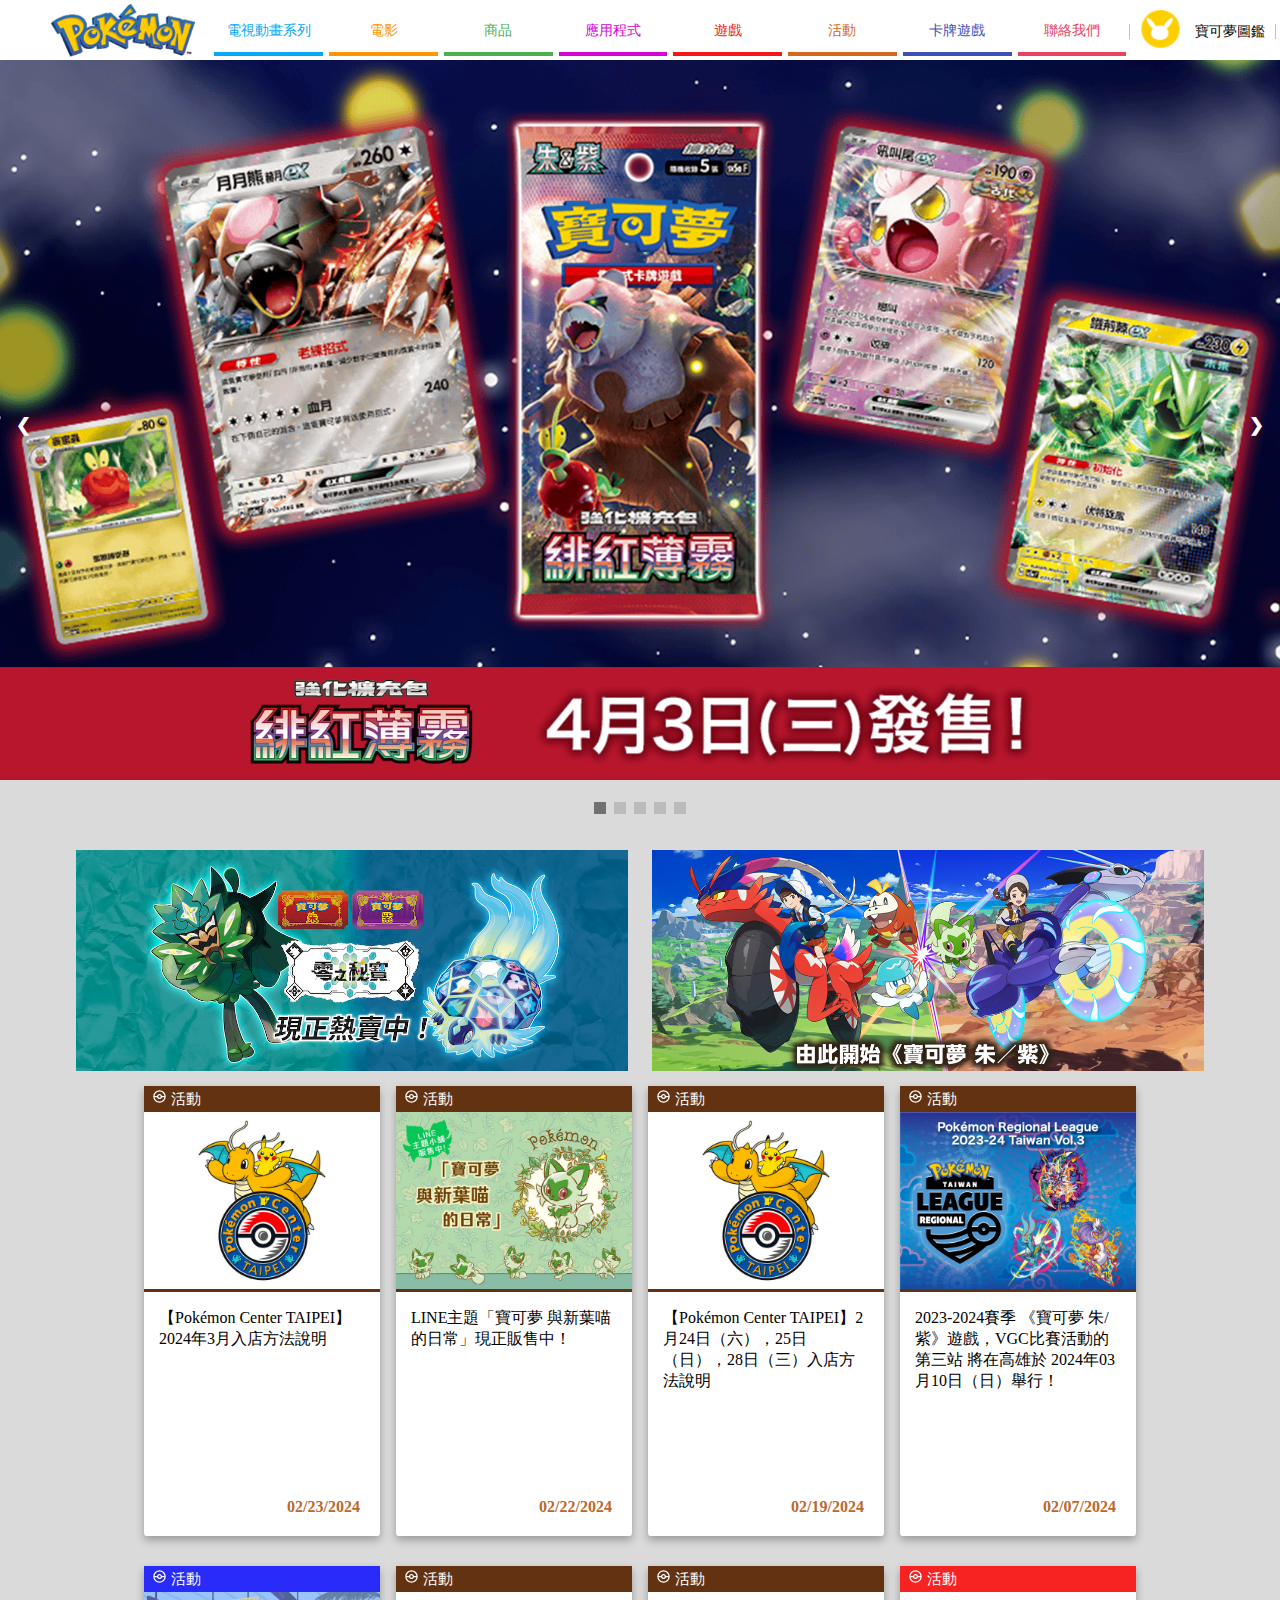
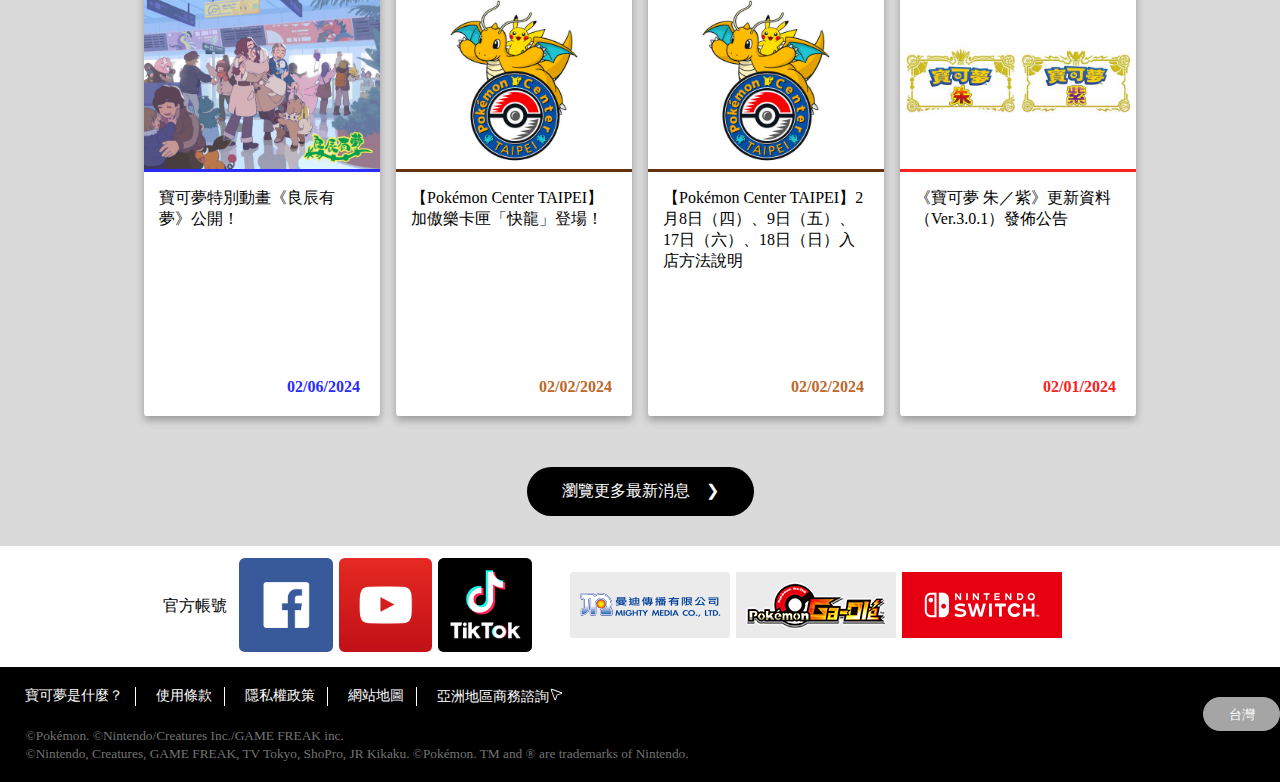
<file: index.html>
<!DOCTYPE html>
<html lang="en">

<head>
    <meta charset="UTF-8">
    <meta name="viewport" content="width=device-width, initial-scale=1.0">
    <title>寶可夢</title>
    <link rel="stylesheet" href="css/updown.css">
    <link rel="stylesheet" href="css/indexbody.css">
</head>

<body>

    <header>
        <div class="top_header_box">
            <div class="header_body1">
                <!-- 頂端左側圖片 -->
                <div class="header_left">
                    <h1>
                        <a href="index.html">
                            <img src="img/logo.png" alt="Pokemon">
                        </a>
                    </h1>
                </div>
                <!-- 頂端右側選項 -->
                <div class="header_right">
                    <div class="right_body">
                        <ul class="right_body_list">

                            <li class="global_right_moviegame">
                                <a class="right_moviegame" href="top_one.html">電視動畫系列</a>
                            </li>

                            <li class="global_right_movie">
                                <a class="right_movie" href="top_two.html">電影</a>
                            </li>

                            <li class="global_right_product">
                                <a class="right_product" href="top_three.html">商品</a>
                            </li>

                            <li class="global_right_app">
                                <a class="right_app" href="top_four.html">應用程式</a>
                            </li>

                            <li class="global_right_game">
                                <a class="right_game" href="top_five.html">遊戲</a>
                            </li>

                            <li class="global_right_activity">
                                <a class="right_activity" href="top_six.html">活動</a>
                            </li>

                            <li class="global_right_cardgame">
                                <a class="right_cardgame" href="top_seven.html">卡牌遊戲</a>
                            </li>

                            <li class="global_right_news">
                                <a class="right_news" href="top_eight.html">聯絡我們</a>
                            </li>

                            <li class="global_right_book">
                                <a class="rightmost_box" href="top_nine.html">
                                    <div class="top_img_box">
                                        <img src="img/01.png" alt="" style="width: 90%;">
                                    </div>
                                    <span>寶可夢圖鑑</span>
                                </a>
                            </li>

                        </ul>
                    </div>
                </div>
            </div>
        </div>

    </header>

    <div class="body_boxsize">

        <div class="slideshow-container" onmouseover="pauseSlide()" onmouseout="resumeSlide()">
            <div class="mySlides fade">
                <a href="">
                    <img src="img/index/index001.png" style="width:100%;">
                </a>
            </div>

            <div class="mySlides fade">
                <a href="">
                    <img src="img/index/index06.png" style="width:100%">
                </a>
            </div>

            <div class="mySlides fade">
                <a href="">
                    <img src="img/index/index01.png" style="width:100%">
                </a>
            </div>

            <div class="mySlides fade">
                <a href="">
                    <img src="img/index/index02.png" style="width:100%">
                </a>
            </div>

            <div class="mySlides fade">
                <a href="">
                    <img src="img/index/index03.png" style="width:100%">
                </a>
            </div>

            <a class="prev" onclick="plusSlides(-1)">&#10094;</a>
            <a class="next" onclick="plusSlides(1)">&#10095;</a>
        </div>
        <div class="dot-container" style="text-align:center">
            <span class="dot" onclick="currentSlide(1)"></span>
            <span class="dot" onclick="currentSlide(2)"></span>
            <span class="dot" onclick="currentSlide(3)"></span>
            <span class="dot" onclick="currentSlide(4)"></span>
            <span class="dot" onclick="currentSlide(5)"></span>
        </div>

        <div class="middle_box">
            <div class="middle_topbox">

                <a href="#" class="src_box">
                    <img src="img/index/index05.jpg" alt="" style="width: 100%;">
                </a>
                <a href="#" class="src_box">
                    <img src="img/index/index08.png" alt="" style="width: 100%;">
                </a>

            </div>

            <div class="card_box">
                <ul class="card_content_box">
                    <li class="card_content_fix">
                        <a href="#">
                            <div class="card_top">
                                <div class="card_header">
                                    <svg xmlns="http://www.w3.org/2000/svg" width="1em" height="1em" viewBox="0 0 24 24"><path fill="currentColor" d="M12 2a10 10 0 0 1 10 10a10 10 0 0 1-10 10A10 10 0 0 1 2 12A10 10 0 0 1 12 2m0 2c-4.08 0-7.45 3.05-7.94 7h4.07c.44-1.73 2.01-3 3.87-3c1.86 0 3.43 1.27 3.87 3h4.07c-.49-3.95-3.86-7-7.94-7m0 16c4.08 0 7.45-3.05 7.94-7h-4.07c-.44 1.73-2.01 3-3.87 3c-1.86 0-3.43-1.27-3.87-3H4.06c.49 3.95 3.86 7 7.94 7m0-10a2 2 0 0 0-2 2a2 2 0 0 0 2 2a2 2 0 0 0 2-2a2 2 0 0 0-2-2"/></svg>
                                    活動
                                </div>
                            </div>
                            <div class="card_pic">
                                <img src="img/index/index09.png" alt="">
                            </div>
                            <div class="card_content">
                                <p>【Pokémon Center TAIPEI】2024年3月入店方法說明</p>
                                <footer>
                                    <time class="card__footer--date">02/23/2024</time>
                                </footer>
                            </div>
                        </a>
                    </li>

                    <li class="card_content_fix">
                        <a href="#">
                            <div class="card_top">
                                <div class="card_header">
                                    <svg xmlns="http://www.w3.org/2000/svg" width="1em" height="1em" viewBox="0 0 24 24"><path fill="currentColor" d="M12 2a10 10 0 0 1 10 10a10 10 0 0 1-10 10A10 10 0 0 1 2 12A10 10 0 0 1 12 2m0 2c-4.08 0-7.45 3.05-7.94 7h4.07c.44-1.73 2.01-3 3.87-3c1.86 0 3.43 1.27 3.87 3h4.07c-.49-3.95-3.86-7-7.94-7m0 16c4.08 0 7.45-3.05 7.94-7h-4.07c-.44 1.73-2.01 3-3.87 3c-1.86 0-3.43-1.27-3.87-3H4.06c.49 3.95 3.86 7 7.94 7m0-10a2 2 0 0 0-2 2a2 2 0 0 0 2 2a2 2 0 0 0 2-2a2 2 0 0 0-2-2"/></svg>
                                    活動
                                </div>
                            </div>
                            <div class="card_pic">
                                <img src="img/index/index10.jpg" alt="">
                            </div>
                            <div class="card_content">
                                <p>LINE主題「寶可夢 與新葉喵的日常」現正販售中！</p>
                                <footer>
                                    <time class="card__footer--date">02/22/2024</time>
                                </footer>
                            </div>
                        </a>
                    </li>

                    <li class="card_content_fix">
                        <a href="#">
                            <div class="card_top">
                                <div class="card_header">
                                    <svg xmlns="http://www.w3.org/2000/svg" width="1em" height="1em" viewBox="0 0 24 24"><path fill="currentColor" d="M12 2a10 10 0 0 1 10 10a10 10 0 0 1-10 10A10 10 0 0 1 2 12A10 10 0 0 1 12 2m0 2c-4.08 0-7.45 3.05-7.94 7h4.07c.44-1.73 2.01-3 3.87-3c1.86 0 3.43 1.27 3.87 3h4.07c-.49-3.95-3.86-7-7.94-7m0 16c4.08 0 7.45-3.05 7.94-7h-4.07c-.44 1.73-2.01 3-3.87 3c-1.86 0-3.43-1.27-3.87-3H4.06c.49 3.95 3.86 7 7.94 7m0-10a2 2 0 0 0-2 2a2 2 0 0 0 2 2a2 2 0 0 0 2-2a2 2 0 0 0-2-2"/></svg>
                                    活動
                                </div>
                            </div>
                            <div class="card_pic">
                                <img src="img/index/index09.png" alt="">
                            </div>
                            <div class="card_content">
                                <p>【Pokémon Center TAIPEI】2月24日（六），25日（日），28日（三）入店方法說明</p>
                                <footer>
                                    <time class="card__footer--date">02/19/2024</time>
                                </footer>
                            </div>
                        </a>
                    </li>

                    <li class="card_content_fix">
                        <a href="#">
                            <div class="card_top">
                                <div class="card_header">
                                    <svg xmlns="http://www.w3.org/2000/svg" width="1em" height="1em" viewBox="0 0 24 24"><path fill="currentColor" d="M12 2a10 10 0 0 1 10 10a10 10 0 0 1-10 10A10 10 0 0 1 2 12A10 10 0 0 1 12 2m0 2c-4.08 0-7.45 3.05-7.94 7h4.07c.44-1.73 2.01-3 3.87-3c1.86 0 3.43 1.27 3.87 3h4.07c-.49-3.95-3.86-7-7.94-7m0 16c4.08 0 7.45-3.05 7.94-7h-4.07c-.44 1.73-2.01 3-3.87 3c-1.86 0-3.43-1.27-3.87-3H4.06c.49 3.95 3.86 7 7.94 7m0-10a2 2 0 0 0-2 2a2 2 0 0 0 2 2a2 2 0 0 0 2-2a2 2 0 0 0-2-2"/></svg>
                                    活動
                                </div>
                            </div>
                            <div class="card_pic">
                                <img src="img/index/index11.png" alt="">
                            </div>
                            <div class="card_content">
                                <p>2023-2024賽季 《寶可夢 朱/紫》遊戲，VGC比賽活動的第三站 將在高雄於 2024年03月10日（日）舉行！</p>
                                <footer>
                                    <time class="card__footer--date">02/07/2024</time>
                                </footer>
                            </div>
                        </a>
                    </li>

                    <li class="card_content_fix">
                        <a href="#" class="card_five_box">
                            <div class="card_top" style="background-color: rgb(41, 44, 248);">
                                <div class="card_header">
                                    <svg xmlns="http://www.w3.org/2000/svg" width="1em" height="1em" viewBox="0 0 24 24"><path fill="currentColor" d="M12 2a10 10 0 0 1 10 10a10 10 0 0 1-10 10A10 10 0 0 1 2 12A10 10 0 0 1 12 2m0 2c-4.08 0-7.45 3.05-7.94 7h4.07c.44-1.73 2.01-3 3.87-3c1.86 0 3.43 1.27 3.87 3h4.07c-.49-3.95-3.86-7-7.94-7m0 16c4.08 0 7.45-3.05 7.94-7h-4.07c-.44 1.73-2.01 3-3.87 3c-1.86 0-3.43-1.27-3.87-3H4.06c.49 3.95 3.86 7 7.94 7m0-10a2 2 0 0 0-2 2a2 2 0 0 0 2 2a2 2 0 0 0 2-2a2 2 0 0 0-2-2"/></svg>
                                    活動
                                </div>
                            </div>
                            <div class="card_five">
                                <img src="img/index/index12.jpg" alt="">
                            </div>
                            <div class="card_content">
                                <p>寶可夢特別動畫《良辰有夢》公開！ </p>
                                <footer>
                                    <time class="card__footer--date" style="color: rgb(41, 44, 248);">02/06/2024</time>
                                </footer>
                            </div>
                        </a>
                    </li>

                    <li class="card_content_fix">
                        <a href="#">
                            <div class="card_top">
                                <div class="card_header">
                                    <svg xmlns="http://www.w3.org/2000/svg" width="1em" height="1em" viewBox="0 0 24 24"><path fill="currentColor" d="M12 2a10 10 0 0 1 10 10a10 10 0 0 1-10 10A10 10 0 0 1 2 12A10 10 0 0 1 12 2m0 2c-4.08 0-7.45 3.05-7.94 7h4.07c.44-1.73 2.01-3 3.87-3c1.86 0 3.43 1.27 3.87 3h4.07c-.49-3.95-3.86-7-7.94-7m0 16c4.08 0 7.45-3.05 7.94-7h-4.07c-.44 1.73-2.01 3-3.87 3c-1.86 0-3.43-1.27-3.87-3H4.06c.49 3.95 3.86 7 7.94 7m0-10a2 2 0 0 0-2 2a2 2 0 0 0 2 2a2 2 0 0 0 2-2a2 2 0 0 0-2-2"/></svg>
                                    活動
                                </div>
                            </div>
                            <div class="card_pic">
                                <img src="img/index/index09.png" alt="">
                            </div>
                            <div class="card_content">
                                <p>【Pokémon Center TAIPEI】加傲樂卡匣「快龍」登場！</p>
                                <footer>
                                    <time class="card__footer--date">02/02/2024</time>
                                </footer>
                            </div>
                        </a>
                    </li>

                    <li class="card_content_fix">
                        <a href="#" >
                            <div class="card_top">
                                <div class="card_header">
                                    <svg xmlns="http://www.w3.org/2000/svg" width="1em" height="1em" viewBox="0 0 24 24"><path fill="currentColor" d="M12 2a10 10 0 0 1 10 10a10 10 0 0 1-10 10A10 10 0 0 1 2 12A10 10 0 0 1 12 2m0 2c-4.08 0-7.45 3.05-7.94 7h4.07c.44-1.73 2.01-3 3.87-3c1.86 0 3.43 1.27 3.87 3h4.07c-.49-3.95-3.86-7-7.94-7m0 16c4.08 0 7.45-3.05 7.94-7h-4.07c-.44 1.73-2.01 3-3.87 3c-1.86 0-3.43-1.27-3.87-3H4.06c.49 3.95 3.86 7 7.94 7m0-10a2 2 0 0 0-2 2a2 2 0 0 0 2 2a2 2 0 0 0 2-2a2 2 0 0 0-2-2"/></svg>
                                    活動
                                </div>
                            </div>
                            <div class="card_pic">
                                <img src="img/index/index09.png" alt="">
                            </div>
                            <div class="card_content">
                                <p>【Pokémon Center TAIPEI】2月8日（四）、9日（五）、17日（六）、18日（日）入店方法說明</p>
                                <footer>
                                    <time class="card__footer--date">02/02/2024</time>
                                </footer>
                            </div>
                        </a>
                    </li>

                    <li class="card_content_fix">
                        <a href="#" class="card_six_box">
                            <div class="card_top" style="background-color: rgb(247, 34, 34);">
                                <div class="card_header">
                                    <svg xmlns="http://www.w3.org/2000/svg" width="1em" height="1em" viewBox="0 0 24 24"><path fill="currentColor" d="M12 2a10 10 0 0 1 10 10a10 10 0 0 1-10 10A10 10 0 0 1 2 12A10 10 0 0 1 12 2m0 2c-4.08 0-7.45 3.05-7.94 7h4.07c.44-1.73 2.01-3 3.87-3c1.86 0 3.43 1.27 3.87 3h4.07c-.49-3.95-3.86-7-7.94-7m0 16c4.08 0 7.45-3.05 7.94-7h-4.07c-.44 1.73-2.01 3-3.87 3c-1.86 0-3.43-1.27-3.87-3H4.06c.49 3.95 3.86 7 7.94 7m0-10a2 2 0 0 0-2 2a2 2 0 0 0 2 2a2 2 0 0 0 2-2a2 2 0 0 0-2-2"/></svg>
                                    活動
                                </div>
                            </div>
                            <div class="card_six">
                                <img src="img/index/index13.jpg" alt="">
                            </div>
                            <div class="card_content">
                                <p>《寶可夢 朱／紫》更新資料（Ver.3.0.1）發佈公告</p>
                                <footer>
                                    <time class="card__footer--date" style="color: rgb(247, 34, 34);">02/01/2024</time>
                                </footer>
                            </div>
                        </a>
                    </li>

                </ul>

                <div class="new_box">
                    <a href="">
                        瀏覽更多最新消息&#160;&#160;&#160;&#160;&#10095;
                    </a>
                </div>

            </div>
        </div>

    </div>



    <footer>
        <!-- 底部上層連結區塊 -->
        <div class="top_footer_box">
            <div class="top_footer">
                <div class="top_footer_body">
                    <div class="left_top_footer">
                        <div class="left_top_footer_lefttext">官方帳號</div>
                        <ul class="footer_img_box">
                            <li class="src_box">
                                <a href="#"><img src="img/down01.png" alt="facebook"></a>
                            </li>
                            <li class="src_box">
                                <a href="#"><img src="img/down02.png" alt="youtube"></a>
                            </li>
                            <li class="src_box">
                                <a href="#"><img src="img/down03.png" alt="tiktok"></a>
                            </li>
                        </ul>
                    </div>

                    <div class="right_top_footer">
                        <div class="right_top_footer_link">
                            <a href=""><img src="img/down04.png" alt="曼迪傳播有限公司"></a>
                        </div>
                        <div class="right_top_footer_link">
                            <a href=""><img src="img/down05.png" alt="Pokemon Ga-01e"></a>
                        </div>
                        <div class="right_top_footer_link">
                            <a href=""><img src="img/down06.png" alt="switch"></a>
                        </div>
                    </div>
                </div>
            </div>
        </div>

        <!-- 最底黑色區塊 -->
        <div class="down_footer">
            <div class="down_footer_body">
                <div class="footer_links_one">
                    <ul>
                        <li>
                            <a href="#">
                                寶可夢是什麼？
                            </a>
                        </li>
                        <li>
                            <a href="#">
                                使用條款
                            </a>
                        </li>
                        <li>
                            <a href="#">
                                隱私權政策
                            </a>
                        </li>
                        <li>
                            <a href="#">
                                網站地圖
                            </a>
                        </li>
                        <li>
                            <a href="#">
                                <span>亞洲地區商務諮詢</span><svg xmlns="http://www.w3.org/2000/svg" width="1em" height="1em" viewBox="0 0 256 256"><path fill="currentColor" d="M229.33 98.21L53.41 33l-.16-.05a16 16 0 0 0-20.35 20.3a1 1 0 0 0 .05.16l65.26 175.92A15.77 15.77 0 0 0 113.28 240h.3a15.77 15.77 0 0 0 15-11.29l23.56-76.56l76.56-23.56a16 16 0 0 0 .62-30.38ZM224 113.3l-76.56 23.56a16 16 0 0 0-10.58 10.58L113.3 224l-.06-.17L48 48l175.82 65.22l.16.06Z"/></svg>
                            </a>
                        </li>
                    </ul>
                </div>

                <div class="down_footer_only">
                    <ul>
                        <li class="only_box">
                            <a href="#">
                                <span>台灣</span>
                            </a>
                        </li>
                    </ul>
                </div>

                <div class="down_footer_bottom">
                    <small>
                        ©Pokémon. ©Nintendo/Creatures Inc./GAME FREAK inc.<br>
                        ©Nintendo, Creatures, GAME FREAK, TV Tokyo, ShoPro, JR Kikaku. ©Pokémon. TM and ® are trademarks
                        of Nintendo.
                    </small>
                </div>
            </div>
        </div>

    </footer>

    <script src="js/picture.js"></script>

</body>

</html>
</file>
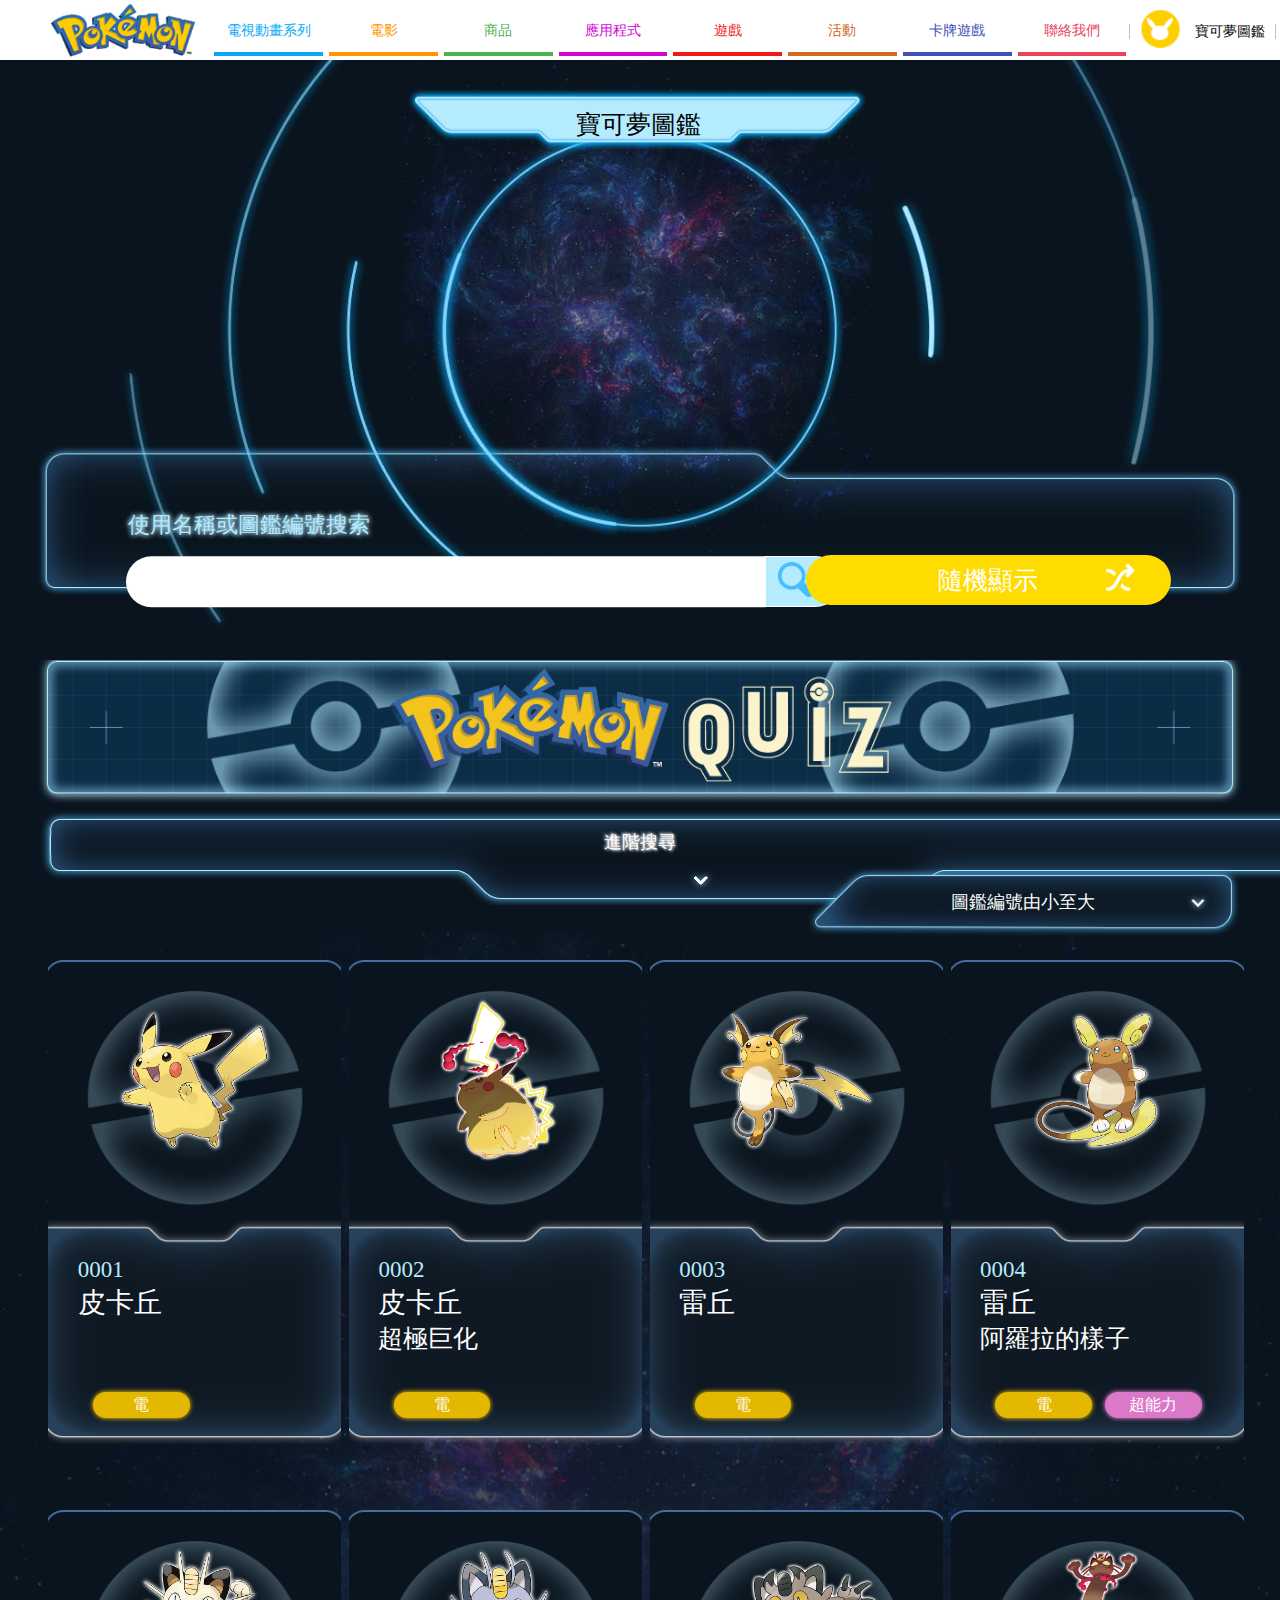
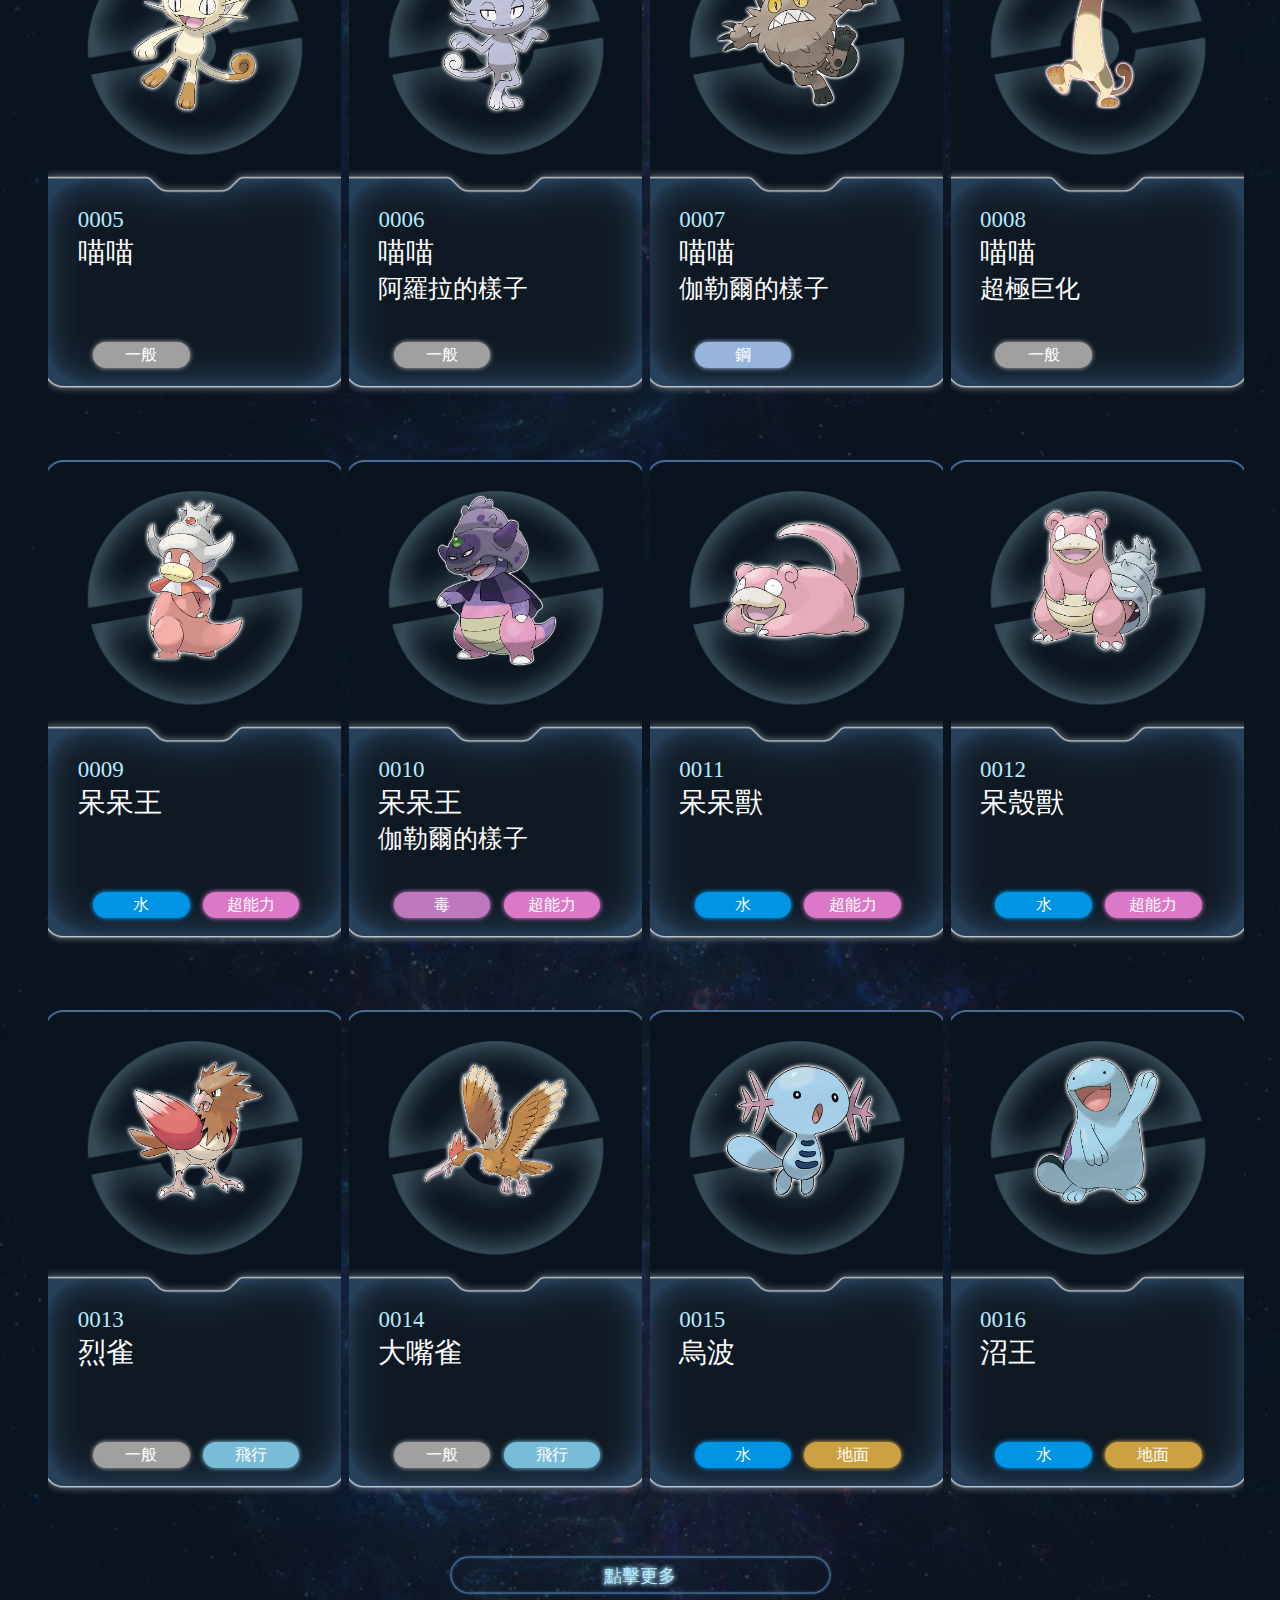
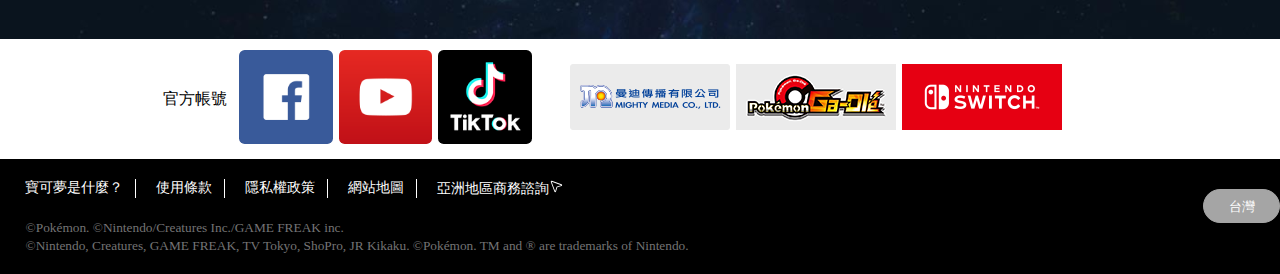
<file: top_nine.html>
<!DOCTYPE html>
<html lang="en">

<head>
    <meta charset="UTF-8">
    <meta name="viewport" content="width=device-width, initial-scale=1.0">
    <title>寶可夢圖鑑</title>
    <link rel="stylesheet" href="css/updown.css">
    <link rel="stylesheet" href="css/topnine.css">
    <link rel="stylesheet" href="css/color_box_.css">
</head>

<body>

    <header>
        <div class="top_header_box">
            <div class="header_body1">
                <!-- 頂端左側圖片 -->
                <div class="header_left">
                    <h1>
                        <a href="index.html">
                            <img src="img/logo.png" alt="Pokemon">
                        </a>
                    </h1>
                </div>
                <!-- 頂端右側選項 -->
                <div class="header_right">
                    <div class="right_body">
                        <ul class="right_body_list">

                            <li class="global_right_moviegame">
                                <a class="right_moviegame" href="top_one.html">電視動畫系列</a>
                            </li>

                            <li class="global_right_movie">
                                <a class="right_movie" href="top_two.html">電影</a>
                            </li>

                            <li class="global_right_product">
                                <a class="right_product" href="top_three.html">商品</a>
                            </li>

                            <li class="global_right_app">
                                <a class="right_app" href="top_four.html">應用程式</a>
                            </li>

                            <li class="global_right_game">
                                <a class="right_game" href="top_five.html">遊戲</a>
                            </li>

                            <li class="global_right_activity">
                                <a class="right_activity" href="top_six.html">活動</a>
                            </li>

                            <li class="global_right_cardgame">
                                <a class="right_cardgame" href="top_seven.html">卡牌遊戲</a>
                            </li>

                            <li class="global_right_news">
                                <a class="right_news" href="top_eight.html">聯絡我們</a>
                            </li>

                            <li class="global_right_book">
                                <a class="rightmost_box" href="top_nine.html">
                                    <div class="top_img_box">
                                        <img src="img/01.png" alt="" style="width: 90%;">
                                    </div>
                                    <span>寶可夢圖鑑</span>
                                </a>
                            </li>

                        </ul>
                    </div>
                </div>
            </div>
        </div>
    </header>

    <div class="bgc_body" style="background-color: #1b252f; padding: 0;">
        <div class="body_container">
            <div class="container_content">
                <div class="background_image"></div>
                <div class="pokemon-list_header">
                    <a href="#" class="list-header-sp">
                        <span>寶可夢圖鑑</span>
                    </a>
                </div>

                <div class="pokemon_list_main">
                    <div class="pokemon_img">
                        <img src="img/TOP09/pokemon_list_bg.png" alt="" class="pokemon_img_block">

                        <div class="images_ch main-image_center">
                            <a href="#">
                                <img src="img/TOP09/images/cc1.png" alt="">
                            </a>
                        </div>

                        <div class="images_ch small-images pokemon_img-01 fix_04">
                            <a href="#">
                                <img src="img/TOP09/images/cc2.png" alt="">
                            </a>
                        </div>

                        <div class="images_ch small-images pokemon_img-02 fix_03">
                            <a href="#">
                                <img src="img/TOP09/images/cc3.png" alt="">
                            </a>
                        </div>

                        <div class="images_ch small-images pokemon_img-03 fix_03">
                            <a href="#">
                                <img src="img/TOP09/images/cc4.png" alt="">
                            </a>
                        </div>

                        <div class="images_ch small-images pokemon_img-04 fix_02">
                            <a href="#">
                                <img src="img/TOP09/images/cc5.png" alt="">
                            </a>
                        </div>

                        <div class="images_ch small-images pokemon_img-05 fix_01">
                            <a href="#">
                                <img src="img/TOP09/images/cc6.png" alt="">
                            </a>
                        </div>

                        <div class="images_ch small-images pokemon_img-06 fix_01">
                            <a href="#">
                                <img src="img/TOP09/images/cc7.png" alt="">
                            </a>
                        </div>

                        <div class="images_ch small-images pokemon_img-07 fix_04">
                            <a href="#">
                                <img src="img/TOP09/images/cc8.png" alt="">
                            </a>
                        </div>

                        <div class="images_ch small-images pokemon_img-08 fix_03">
                            <a href="#">
                                <img src="img/TOP09/images/cc9.png" alt="">
                            </a>
                        </div>

                        <div class="images_ch small-images pokemon_img-09 fix_03">
                            <a href="#">
                                <img src="img/TOP09/images/cc10.png" alt="">
                            </a>
                        </div>

                        <div class="images_ch small-images pokemon_img-10 fix_02">
                            <a href="#">
                                <img src="img/TOP09/images/cc11.png" alt="">
                            </a>
                        </div>

                        <div class="images_ch small-images pokemon_img-11 fix_02">
                            <a href="#">
                                <img src="img/TOP09/images/cc12.png" alt="">
                            </a>
                        </div>

                        <div class="images_ch small-images pokemon_img-12 fix_01">
                            <a href="#">
                                <img src="img/TOP09/images/cc13.png" alt="">
                            </a>
                        </div>

                    </div>
                    <form action="" class="pokemon-search">
                        <div class="pokemon-search_title">
                            <span id="pokemon_search_title">使用名稱或圖鑑編號搜索</span>
                        </div>
                        <div class="pokemon-search_form">
                            <div class="pokemon_form_inpu">
                                <input type="text" name="" id="search_intext" class="search_inpu">
                            </div>
                            <div class="pokemon-search_button">
                                <img src="img/TOP09/icon_magnifying_glass.png" alt="">
                            </div>
                        </div>
                        <div class="pokemon-search_surp">
                            <a href="">
                                <span>隨機顯示</span>
                            </a>
                        </div>
                        <input type="submit" class="inpu_sub">
                    </form>
                </div>

                <div class="pokemon_list_banner">
                    <a href="#">
                        <img src="img/TOP09/bnr_quiz.png" alt="" class="banner_box">
                    </a>
                </div>

                <div class="pokemon_list_sub" style="background-size: 1400px 822px; padding-bottom: 1%;">
                    <div id="search-close" class="pokemon-more-search_close">
                        <span>進階搜尋</span>
                    </div>
                    <div class="poke_more_box">
                        <form action="" class="pokemon_search" style="height: 795px;">
                            <div id="search-open" class="pokemon-more-search_open">
                                <div class="pokemon-more-search_open--header"></div>
                                <div class="pokemon-more-search_open--body">
                                    <div class="search_open--body--inner">
                                        <div class="inner-container">
                                            <div class="inner-left">
                                                <div class="inner-left-title">屬性</div>
                                                <div class="inner-left-types">
                                                    <div class="color_box"
                                                        style="border: 1px solid #dcdcdc; color: #dcdcdc;">
                                                        <input type="checkbox" id="poke_type_normal">
                                                        <label for="poke_type_normal"><span>一般</span></label>
                                                    </div>

                                                    <div class="color_box"
                                                        style="border: 1px solid #ff6900; color: #ff6900;">
                                                        <input type="checkbox" id="poke_type_fire">
                                                        <label for="poke_type_fire"><span>火</span></label>
                                                    </div>

                                                    <div class="color_box"
                                                        style="border: 1px solid #14B9ff; color: #14B9ff;">
                                                        <input type="checkbox" id="poke_type_water">
                                                        <label for="poke_type_water"><span>水</span></label>
                                                    </div>

                                                    <div class="color_box"
                                                        style="border: 1px solid #B4f000; color: #B4f000;">
                                                        <input type="checkbox" id="poke_type_grass">
                                                        <label for="poke_type_grass"><span>草</span></label>
                                                    </div>

                                                    <div class="color_box"
                                                        style="border: 1px solid #FFE100; color: #FFE100;">
                                                        <input type="checkbox" id="poke_type_electric">
                                                        <label for="poke_type_electric"><span>電</span></label>
                                                    </div>

                                                    <div class="color_box"
                                                        style="border: 1px solid #14f5ff; color: #14f5ff;">
                                                        <input type="checkbox" id="poke_type_ice">
                                                        <label for="poke_type_ice"><span>冰</span></label>
                                                    </div>

                                                    <div class="color_box"
                                                        style="border: 1px solid #DC6900; color: #DC6900;">
                                                        <input type="checkbox" id="poke_type_fighting">
                                                        <label for="poke_type_fighting"><span>格鬥</span></label>
                                                    </div>

                                                    <div class="color_box"
                                                        style="border: 1px solid #D28cd2; color: #D28cd2;">
                                                        <input type="checkbox" id="poke_type_poison">
                                                        <label for="poke_type_poison"><span>毒</span></label>
                                                    </div>

                                                    <div class="color_box"
                                                        style="border: 1px solid #fac85a; color: #fac85a;">
                                                        <input type="checkbox" id="poke_type_ground">
                                                        <label for="poke_type_ground"><span>地面</span></label>
                                                    </div>

                                                    <div class="color_box"
                                                        style="border: 1px solid #78dcff; color: #78dcff;">
                                                        <input type="checkbox" id="poke_type_flying">
                                                        <label for="poke_type_flying"><span>飛行</span></label>
                                                    </div>

                                                    <div class="color_box"
                                                        style="border: 1px solid #f08cdc; color: #f08cdc;">
                                                        <input type="checkbox" id="poke_type_psychic">
                                                        <label for="poke_type_psychic"><span>超能力</span></label>
                                                    </div>

                                                    <div class="color_box"
                                                        style="border: 1px solid #46c846; color: #46c846;">
                                                        <input type="checkbox" id="poke_type_bug">
                                                        <label for="poke_type_bug"><span>蟲</span></label>
                                                    </div>

                                                    <div class="color_box"
                                                        style="border: 1px solid #b48064; color: #b48064;">
                                                        <input type="checkbox" id="poke_type_rock">
                                                        <label for="poke_type_rock"><span>岩石</span></label>
                                                    </div>

                                                    <div class="color_box"
                                                        style="border: 1px solid #a08cff; color: #a08cff;">
                                                        <input type="checkbox" id="poke_type_ghost">
                                                        <label for="poke_type_ghost"><span>幽靈</span></label>
                                                    </div>

                                                    <div class="color_box"
                                                        style="border: 1px solid #5078dc; color: #5078dc;">
                                                        <input type="checkbox" id="poke_type_dragon">
                                                        <label for="poke_type_dragon"><span>龍</span></label>
                                                    </div>

                                                    <div class="color_box"
                                                        style="border: 1px solid #787878; color: #787878;">
                                                        <input type="checkbox" id="poke_type_dark">
                                                        <label for="poke_type_dark"><span>惡</span></label>
                                                    </div>

                                                    <div class="color_box"
                                                        style="border: 1px solid #aac8f0; color: #aac8f0;">
                                                        <input type="checkbox" id="poke_type_steel">
                                                        <label for="poke_type_steel"><span>鋼</span></label>
                                                    </div>

                                                    <div class="color_box"
                                                        style="border: 1px solid #ffafdc; color: #ffafdc;">
                                                        <input type="checkbox" id="poke_type_fairy">
                                                        <label for="poke_type_fairy">妖精</label>
                                                    </div>
                                                </div>
                                            </div>
                                            <div class="inner-right">
                                                <div class="search__block">
                                                    <div class="search_right_title">特性</div>
                                                    <div class="select-wrapper" onclick="rotateBackground()">
                                                        <select name="" id="ch_select">
                                                            <option value="">所有</option>
                                                            <option :checked="" value="adaptability">適應力</option>
                                                            <option :checked="" value="aerilate">飛行皮膚</option>
                                                            <option :checked="" value="aftermath">引爆</option>
                                                            <option :checked="" value="anger point">憤怒穴位</option>
                                                            <option :checked="" value="anticipation">危險預知</option>
                                                            <option :checked="" value="arena trap">沙穴</option>
                                                            <option :checked="" value="aura break">氣場破壞</option>
                                                            <option :checked="" value="bad dreams">夢魘</option>
                                                            <option :checked="" value="battery">蓄電池</option>
                                                            <option :checked="" value="battle armor">戰鬥盔甲</option>
                                                            <option :checked="" value="beast boost">異獸提升</option>
                                                            <option :checked="" value="blaze">猛火</option>
                                                            <option :checked="" value="bulletproof">防彈</option>
                                                            <option :checked="" value="chlorophy11">葉綠素</option>
                                                            <option :checked="" value="clound nine">無關天氣</option>
                                                            <option :checked="" value="color change">變色</option>
                                                            <option :checked="" value="comatose">絕對睡眠</option>
                                                            <option :checked="" value="competitive">好勝</option>
                                                            <option :checked="" value="compound eyes">複眼</option>
                                                        </select>
                                                    </div>
                                                </div>
                                                <div class="search__block">
                                                    <div class="form_control">
                                                        <!-- 表单控制容器 -->
                                                        <div class="form_control_container">
                                                            <!-- 文本 -->
                                                            <span
                                                                style="color: #b4ebff;; margin-right: 20px;">圖鑑編號</span>
                                                            <!-- 数字输入框 -->
                                                            <span>
                                                                <span id="fromInputText">1</span>
                                                                -
                                                                <span id="toInputText">1025</span>
                                                            </span>
                                                        </div>
                                                    </div>
                                                    <!-- 滑动条控制 -->
                                                    <div class="sliders_control">
                                                        <!-- 起始滑动条 -->
                                                        <input id="fromSlider" type="range" value="1" min="1"
                                                            max="1025">
                                                        <!-- 结束滑动条 -->
                                                        <input id="toSlider" type="range" value="1025" min="1"
                                                            max="1025">
                                                    </div>
                                                </div>
                                            </div>
                                        </div>
                                        <div class="inner-bottom">
                                            <div class="inner-bottom-header">地區</div>
                                            <div class="inner-bottom-area">
                                                <div class="inner-area-box">
                                                    <input type="checkbox">
                                                    <label for=""><span>關都地區</span></label>
                                                </div>

                                                <div class="inner-area-box">
                                                    <input type="checkbox">
                                                    <label for=""><span>城都地區</span></label>
                                                </div>

                                                <div class="inner-area-box">
                                                    <input type="checkbox">
                                                    <label for=""><span>豐緣地區</span></label>
                                                </div>

                                                <div class="inner-area-box">
                                                    <input type="checkbox">
                                                    <label for=""><span>神奧地區</span></label>
                                                </div>

                                                <div class="inner-area-box">
                                                    <input type="checkbox">
                                                    <label for=""><span>合眾地區</span></label>
                                                </div>

                                                <div class="inner-area-box">
                                                    <input type="checkbox">
                                                    <label for=""><span>卡洛斯地區</span></label>
                                                </div>

                                                <div class="inner-area-box">
                                                    <input type="checkbox">
                                                    <label for=""><span>阿羅拉地區</span></label>
                                                </div>

                                                <div class="inner-area-box">
                                                    <input type="checkbox">
                                                    <label for=""><span>伽勒爾地區</span></label>
                                                </div>

                                                <div class="inner-area-box">
                                                    <input type="checkbox">
                                                    <label for=""><span>洗翠地區</span></label>
                                                </div>

                                                <div class="inner-area-box">
                                                    <input type="checkbox">
                                                    <label for=""><span>帕底亞地區</span></label>
                                                </div>

                                            </div>
                                            <div class="inner-bottom-buttons">
                                                <div class="inner-bottom-buttons-left"><span>重置</span></div>
                                                <div class="inner-bottom-buttons-right"><span>搜索</span></div>
                                            </div>
                                        </div>
                                    </div>
                                    <div id="more-search-close" class="more_close">
                                        <span>隱藏進階搜尋</span>
                                    </div>
                                </div>
                            </div>
                        </form>
                        <div class="poke-more-number">
                            <div class="poke-number-header">圖鑑編號由小至大</div>
                            <div class="poke-number-body">
                                <div class="number-body-open-body">
                                    <ul class="poke-number-body-open">
                                        <li class="poke-number-body-open-item">圖鑑編號由小到大</li>
                                        <li class="poke-number-body-open-item">圖鑑編號由大到小</li>
                                        <li class="poke-number-body-open-item">重量由輕至重</li>
                                        <li class="poke-number-body-open-item">重量由重至輕</li>
                                        <li class="poke-number-body-open-item">身高由低至高</li>
                                        <li class="poke-number-body-open-item">身高由高至低</li>
                                    </ul>
                                </div>
                            </div>
                        </div>
                    </div>
                </div>

                
                <div class="pokemon-list">
                    <div class="pokemon-list-box">
                        <div class="content_bgi_body">
                            <a href="#" class="content_bgi">
                                <img src="img/TOP09/images/cc14.png" alt="">
                                <span class="content_no">0001</span>
                                <span class="content_name">皮卡丘</span>
                                <span class="content_subname"></span>
                                <div class="content-box">
                                    <div class="electric_box"><span>電</span></div>
                                    <div></div>
                                </div>
                            </a>
                        </div>

                        <div class="content_bgi_body">
                            <a href="#" class="content_bgi">
                                <img src="img/TOP09/images/cc15.png" alt="">
                                <span class="content_no">0002</span>
                                <span class="content_name">皮卡丘</span>
                                <span class="content_subname">超極巨化</span>
                                <div class="content-box">
                                    <div class="electric_box"><span>電</span></div>
                                    <div></div>
                                </div>
                            </a>
                        </div>

                        <div class="content_bgi_body">
                            <a href="#" class="content_bgi">
                                <img src="img/TOP09/images/cc16.png" alt="">
                                <span class="content_no">0003</span>
                                <span class="content_name">雷丘</span>
                                <span class="content_subname"></span>
                                <div class="content-box">
                                    <div class="electric_box"><span>電</span></div>
                                    <div></div>
                                </div>
                            </a>
                        </div>

                        <div class="content_bgi_body">
                            <a href="#" class="content_bgi">
                                <img src="img/TOP09/images/cc17.png" alt="">
                                <span class="content_no">0004</span>
                                <span class="content_name">雷丘</span>
                                <span class="content_subname">阿羅拉的樣子</span>
                                <div class="content-box">
                                    <div class="electric_box"><span>電</span></div>
                                    <div class="psychic_box"><span>超能力</span></div>
                                </div>
                            </a>
                        </div>

                        <div class="content_bgi_body">
                            <a href="#" class="content_bgi">
                                <img src="img/TOP09/images/cc18.png" alt="">
                                <span class="content_no">0005</span>
                                <span class="content_name">喵喵</span>
                                <span class="content_subname"></span>
                                <div class="content-box">
                                    <div class="gray_box">一般</div>
                                    <div></div>
                                </div>
                            </a>
                        </div>

                        <div class="content_bgi_body">
                            <a href="#" class="content_bgi">
                                <img src="img/TOP09/images/cc19.png" alt="">
                                <span class="content_no">0006</span>
                                <span class="content_name">喵喵</span>
                                <span class="content_subname">阿羅拉的樣子</span>
                                <div class="content-box">
                                    <div class="gray_box">一般</div>
                                    <div></div>
                                </div>
                            </a>
                        </div>

                        <div class="content_bgi_body">
                            <a href="#" class="content_bgi">
                                <img src="img/TOP09/images/cc66.png" alt="">
                                <span class="content_no">0007</span>
                                <span class="content_name">喵喵</span>
                                <span class="content_subname">伽勒爾的樣子</span>
                                <div class="content-box">
                                    <div class="steel_box">鋼</div>
                                    <div></div>
                                </div>
                            </a>
                        </div>

                        <div class="content_bgi_body">
                            <a href="#" class="content_bgi">
                                <img src="img/TOP09/images/cc21.png" alt="">
                                <span class="content_no">0008</span>
                                <span class="content_name">喵喵</span>
                                <span class="content_subname">超極巨化</span>
                                <div class="content-box">
                                    <div class="gray_box">一般</div>
                                    <div></div>
                                </div>
                            </a>
                        </div>

                        <div class="content_bgi_body">
                            <a href="#" class="content_bgi">
                                <img src="img/TOP09/images/cc74.png" alt="">
                                <span class="content_no">0009</span>
                                <span class="content_name">呆呆王</span>
                                <span class="content_subname"></span>
                                <div class="content-box">
                                    <div class="water_box">水</div>
                                    <div class="psychic_box">超能力</div>
                                </div>
                            </a>
                        </div>

                        <div class="content_bgi_body">
                            <a href="#" class="content_bgi">
                                <img src="img/TOP09/images/cc75.png" alt="">
                                <span class="content_no">0010</span>
                                <span class="content_name">呆呆王</span>
                                <span class="content_subname">伽勒爾的樣子</span>
                                <div class="content-box">
                                    <div class="poison_box">毒</div>
                                    <div class="psychic_box">超能力</div>
                                </div>
                            </a>
                        </div>

                        <div class="content_bgi_body">
                            <a href="#" class="content_bgi">
                                <img src="img/TOP09/images/cc38.png" alt="">
                                <span class="content_no">0011</span>
                                <span class="content_name">呆呆獸</span>
                                <span class="content_subname"></span>
                                <div class="content-box">
                                    <div class="water_box">水</div>
                                    <div class="psychic_box">超能力</div>
                                </div>
                            </a>
                        </div>

                        <div class="content_bgi_body">
                            <a href="#" class="content_bgi">
                                <img src="img/TOP09/images/cc39.png" alt="">
                                <span class="content_no">0012</span>
                                <span class="content_name">呆殼獸</span>
                                <span class="content_subname"></span>
                                <div class="content-box">
                                    <div class="water_box">水</div>
                                    <div class="psychic_box">超能力</div>
                                </div>
                            </a>
                        </div>

                        <div class="content_bgi_body">
                            <a href="#" class="content_bgi">
                                <img src="img/TOP09/images/cc60.png" alt="">
                                <span class="content_no">0013</span>
                                <span class="content_name">烈雀</span>
                                <span class="content_subname"></span>
                                <div class="content-box">
                                    <div class="gray_box">一般</div>
                                    <div class="flying_box">飛行</div>
                                </div>
                            </a>
                        </div>

                        <div class="content_bgi_body">
                            <a href="#" class="content_bgi">
                                <img src="img/TOP09/images/cc61.png" alt="">
                                <span class="content_no">0014</span>
                                <span class="content_name">大嘴雀</span>
                                <span class="content_subname"></span>
                                <div class="content-box">
                                    <div class="gray_box">一般</div>
                                    <div class="flying_box">飛行</div>
                                </div>
                            </a>
                        </div>

                        <div class="content_bgi_body">
                            <a href="#" class="content_bgi">
                                <img src="img/TOP09/images/cc52.png" alt="">
                                <span class="content_no">0015</span>
                                <span class="content_name">烏波</span>
                                <span class="content_subname"></span>
                                <div class="content-box">
                                    <div class="water_box">水</div>
                                    <div class="ground_box">地面</div>
                                </div>
                            </a>
                        </div>

                        <div class="content_bgi_body">
                            <a href="#" class="content_bgi">
                                <img src="img/TOP09/images/cc51.png" alt="">
                                <span class="content_no">0016</span>
                                <span class="content_name">沼王</span>
                                <span class="content_subname"></span>
                                <div class="content-box">
                                    <div class="water_box">水</div>
                                    <div class="ground_box">地面</div>
                                </div>
                            </a>
                        </div>

                    </div>
                    <div class="pokemon-list-box">
                        <div class="content_bgi_body">
                            <a href="#" class="content_bgi">
                                <img src="img/TOP09/images/cc23.png" alt="">
                                <span class="content_no">0017</span>
                                <span class="content_name">火球鼠</span>
                                <span class="content_subname"></span>
                                <div class="content-box">
                                    <div class="fire_box"><span>火</span></div>
                                    <div></div>
                                </div>
                            </a>
                        </div>

                        <div class="content_bgi_body">
                            <a href="#" class="content_bgi">
                                <img src="img/TOP09/images/cc84.png" alt="">
                                <span class="content_no">0018</span>
                                <span class="content_name">火岩鼠</span>
                                <span class="content_subname"></span>
                                <div class="content-box">
                                    <div class="fire_box"><span>火</span></div>
                                    <div></div>
                                </div>
                            </a>
                        </div>

                        <div class="content_bgi_body">
                            <a href="#" class="content_bgi">
                                <img src="img/TOP09/images/cc85.png" alt="">
                                <span class="content_no">0019</span>
                                <span class="content_name">火爆獸</span>
                                <span class="content_subname"></span>
                                <div class="content-box">
                                    <div class="fire_box"><span>火</span></div>
                                    <div></div>
                                </div>
                            </a>
                        </div>

                        <div class="content_bgi_body">
                            <a href="#" class="content_bgi">
                                <img src="img/TOP09/images/cc86.png" alt="">
                                <span class="content_no">0020</span>
                                <span class="content_name">火爆獸</span>
                                <span class="content_subname">洗翠的樣子</span>
                                <div class="content-box">
                                    <div class="fire_box"><span>火</span></div>
                                    <div class="ghost_box"><span>幽靈</span></div>
                                </div>
                            </a>
                        </div>

                        <div class="content_bgi_body">
                            <a href="#" class="content_bgi">
                                <img src="img/TOP09/images/cc87.png" alt="">
                                <span class="content_no">0021</span>
                                <span class="content_name">超級超夢 X</span>
                                <span class="content_subname"></span>
                                <div class="content-box">
                                    <div class="psychic_box">超能力</div>
                                    <div class="fighting_box">格鬥</div>
                                </div>
                            </a>
                        </div>

                        <div class="content_bgi_body">
                            <a href="#" class="content_bgi">
                                <img src="img/TOP09/images/cc81.png" alt="">
                                <span class="content_no">0022</span>
                                <span class="content_name">菊草葉</span>
                                <span class="content_subname"></span>
                                <div class="content-box">
                                    <div class="grass_box">草</div>
                                    <div></div>
                                </div>
                            </a>
                        </div>

                        <div class="content_bgi_body">
                            <a href="#" class="content_bgi">
                                <img src="img/TOP09/images/cc82.png" alt="">
                                <span class="content_no">0023</span>
                                <span class="content_name">月桂葉</span>
                                <span class="content_subname"></span>
                                <div class="content-box">
                                    <div class="grass_box">草</div>
                                    <div></div>
                                </div>
                            </a>
                        </div>

                        <div class="content_bgi_body">
                            <a href="#" class="content_bgi">
                                <img src="img/TOP09/images/cc83.png" alt="">
                                <span class="content_no">0024</span>
                                <span class="content_name">大竺葵</span>
                                <span class="content_subname"></span>
                                <div class="content-box">
                                    <div class="grass_box">草</div>
                                    <div></div>
                                </div>
                            </a>
                        </div>

                        <div class="content_bgi_body">
                            <a href="#" class="content_bgi">
                                <img src="img/TOP09/images/cc79.png" alt="">
                                <span class="content_no">0025</span>
                                <span class="content_name">迷你龍</span>
                                <span class="content_subname"></span>
                                <div class="content-box">
                                    <div class="dragon_box">龍</div>
                                    <div class="psychic_box">超能力</div>
                                </div>
                            </a>
                        </div>

                        <div class="content_bgi_body">
                            <a href="#" class="content_bgi">
                                <img src="img/TOP09/images/cc80.png" alt="">
                                <span class="content_no">0026</span>
                                <span class="content_name">哈克龍</span>
                                <span class="content_subname"></span>
                                <div class="content-box">
                                    <div class="dragon_box">龍</div>
                                    <div></div>
                                </div>
                            </a>
                        </div>

                        <div class="content_bgi_body">
                            <a href="#" class="content_bgi">
                                <img src="img/TOP09/images/cc72.png" alt="">
                                <span class="content_no">0027</span>
                                <span class="content_name">快龍</span>
                                <span class="content_subname"></span>
                                <div class="content-box">
                                    <div class="dragon_box">龍</div>
                                    <div class="flying_box">飛行</div>
                                </div>
                            </a>
                        </div>

                        <div class="content_bgi_body">
                            <a href="#" class="content_bgi">
                                <img src="img/TOP09/images/cc39.png" alt="">
                                <span class="content_no">0028</span>
                                <span class="content_name">呆殼獸</span>
                                <span class="content_subname"></span>
                                <div class="content-box">
                                    <div class="water_box">水</div>
                                    <div class="psychic_box">超能力</div>
                                </div>
                            </a>
                        </div>

                        <div class="content_bgi_body">
                            <a href="#" class="content_bgi">
                                <img src="img/TOP09/images/cc88.png" alt="">
                                <span class="content_no">0029</span>
                                <span class="content_name">菊石獸</span>
                                <span class="content_subname"></span>
                                <div class="content-box">
                                    <div class="rock_box">岩石</div>
                                    <div class="water_box">水</div>
                                </div>
                            </a>
                        </div>

                        <div class="content_bgi_body">
                            <a href="#" class="content_bgi">
                                <img src="img/TOP09/images/cc89.png" alt="">
                                <span class="content_no">0030</span>
                                <span class="content_name">多刺菊石獸</span>
                                <span class="content_subname"></span>
                                <div class="content-box">
                                    <div class="rock_box">岩石</div>
                                    <div class="water_box">水</div>
                                </div>
                            </a>
                        </div>

                        <div class="content_bgi_body">
                            <a href="#" class="content_bgi">
                                <img src="img/TOP09/images/cc50.png" alt="">
                                <span class="content_no">0031</span>
                                <span class="content_name">卡比獸</span>
                                <span class="content_subname"></span>
                                <div class="content-box">
                                    <div class="gray_box">一般</div>
                                    <div></div>
                                </div>
                            </a>
                        </div>

                        <div class="content_bgi_body">
                            <a href="#" class="content_bgi">
                                <img src="img/TOP09/images/cc70.png" alt="">
                                <span class="content_no">0032</span>
                                <span class="content_name">卡比獸</span>
                                <span class="content_subname">超極巨化</span>
                                <div class="content-box">
                                    <div class="gray_box">一般</div>
                                    <div></div>
                                </div>
                            </a>
                        </div>

                    </div>
                    <div class="load-bigmore-body">
                        <a href="" id="load-more" class="loadmore">
                            <div class="load-bigmore">點擊更多</div>
                        </a>
                    </div>
                
                </div>
            </div>
        </div>
    </div>

    <footer>
        <!-- 底部上層連結區塊 -->
        <div class="top_footer_box">
            <div class="top_footer">
                <div class="top_footer_body">
                    <div class="left_top_footer">
                        <div class="left_top_footer_lefttext">官方帳號</div>
                        <ul class="footer_img_box">
                            <li class="src_box">
                                <a href="#"><img src="img/down01.png" alt="facebook"></a>
                            </li>
                            <li class="src_box">
                                <a href="#"><img src="img/down02.png" alt="youtube"></a>
                            </li>
                            <li class="src_box">
                                <a href="#"><img src="img/down03.png" alt="tiktok"></a>
                            </li>
                        </ul>
                    </div>

                    <div class="right_top_footer">
                        <div class="right_top_footer_link">
                            <a href=""><img src="img/down04.png" alt="曼迪傳播有限公司"></a>
                        </div>
                        <div class="right_top_footer_link">
                            <a href=""><img src="img/down05.png" alt="Pokemon Ga-01e"></a>
                        </div>
                        <div class="right_top_footer_link">
                            <a href=""><img src="img/down06.png" alt="switch"></a>
                        </div>
                    </div>
                </div>
            </div>
        </div>

        <!-- 最底黑色區塊 -->
        <div class="down_footer">
            <div class="down_footer_body">
                <div class="footer_links_one">
                    <ul>
                        <li>
                            <a href="#">
                                寶可夢是什麼？
                            </a>
                        </li>
                        <li>
                            <a href="#">
                                使用條款
                            </a>
                        </li>
                        <li>
                            <a href="#">
                                隱私權政策
                            </a>
                        </li>
                        <li>
                            <a href="#">
                                網站地圖
                            </a>
                        </li>
                        <li>
                            <a href="#">
                                <span>亞洲地區商務諮詢</span><svg xmlns="http://www.w3.org/2000/svg" width="1em" height="1em"
                                    viewBox="0 0 256 256">
                                    <path fill="currentColor"
                                        d="M229.33 98.21L53.41 33l-.16-.05a16 16 0 0 0-20.35 20.3a1 1 0 0 0 .05.16l65.26 175.92A15.77 15.77 0 0 0 113.28 240h.3a15.77 15.77 0 0 0 15-11.29l23.56-76.56l76.56-23.56a16 16 0 0 0 .62-30.38ZM224 113.3l-76.56 23.56a16 16 0 0 0-10.58 10.58L113.3 224l-.06-.17L48 48l175.82 65.22l.16.06Z" />
                                </svg>
                            </a>
                        </li>
                    </ul>
                </div>

                <div class="down_footer_only">
                    <ul>
                        <li class="only_box">
                            <a href="#">
                                <span>台灣</span>
                            </a>
                        </li>
                    </ul>
                </div>

                <div class="down_footer_bottom">
                    <small>
                        ©Pokémon. ©Nintendo/Creatures Inc./GAME FREAK inc.<br>
                        ©Nintendo, Creatures, GAME FREAK, TV Tokyo, ShoPro, JR Kikaku. ©Pokémon. TM and ® are trademarks
                        of Nintendo.
                    </small>
                </div>
            </div>
        </div>

    </footer>
    <script src="js/more_search.js"></script>
    <script src="js/fix.pic.js"></script>

</body>

</html>
</file>
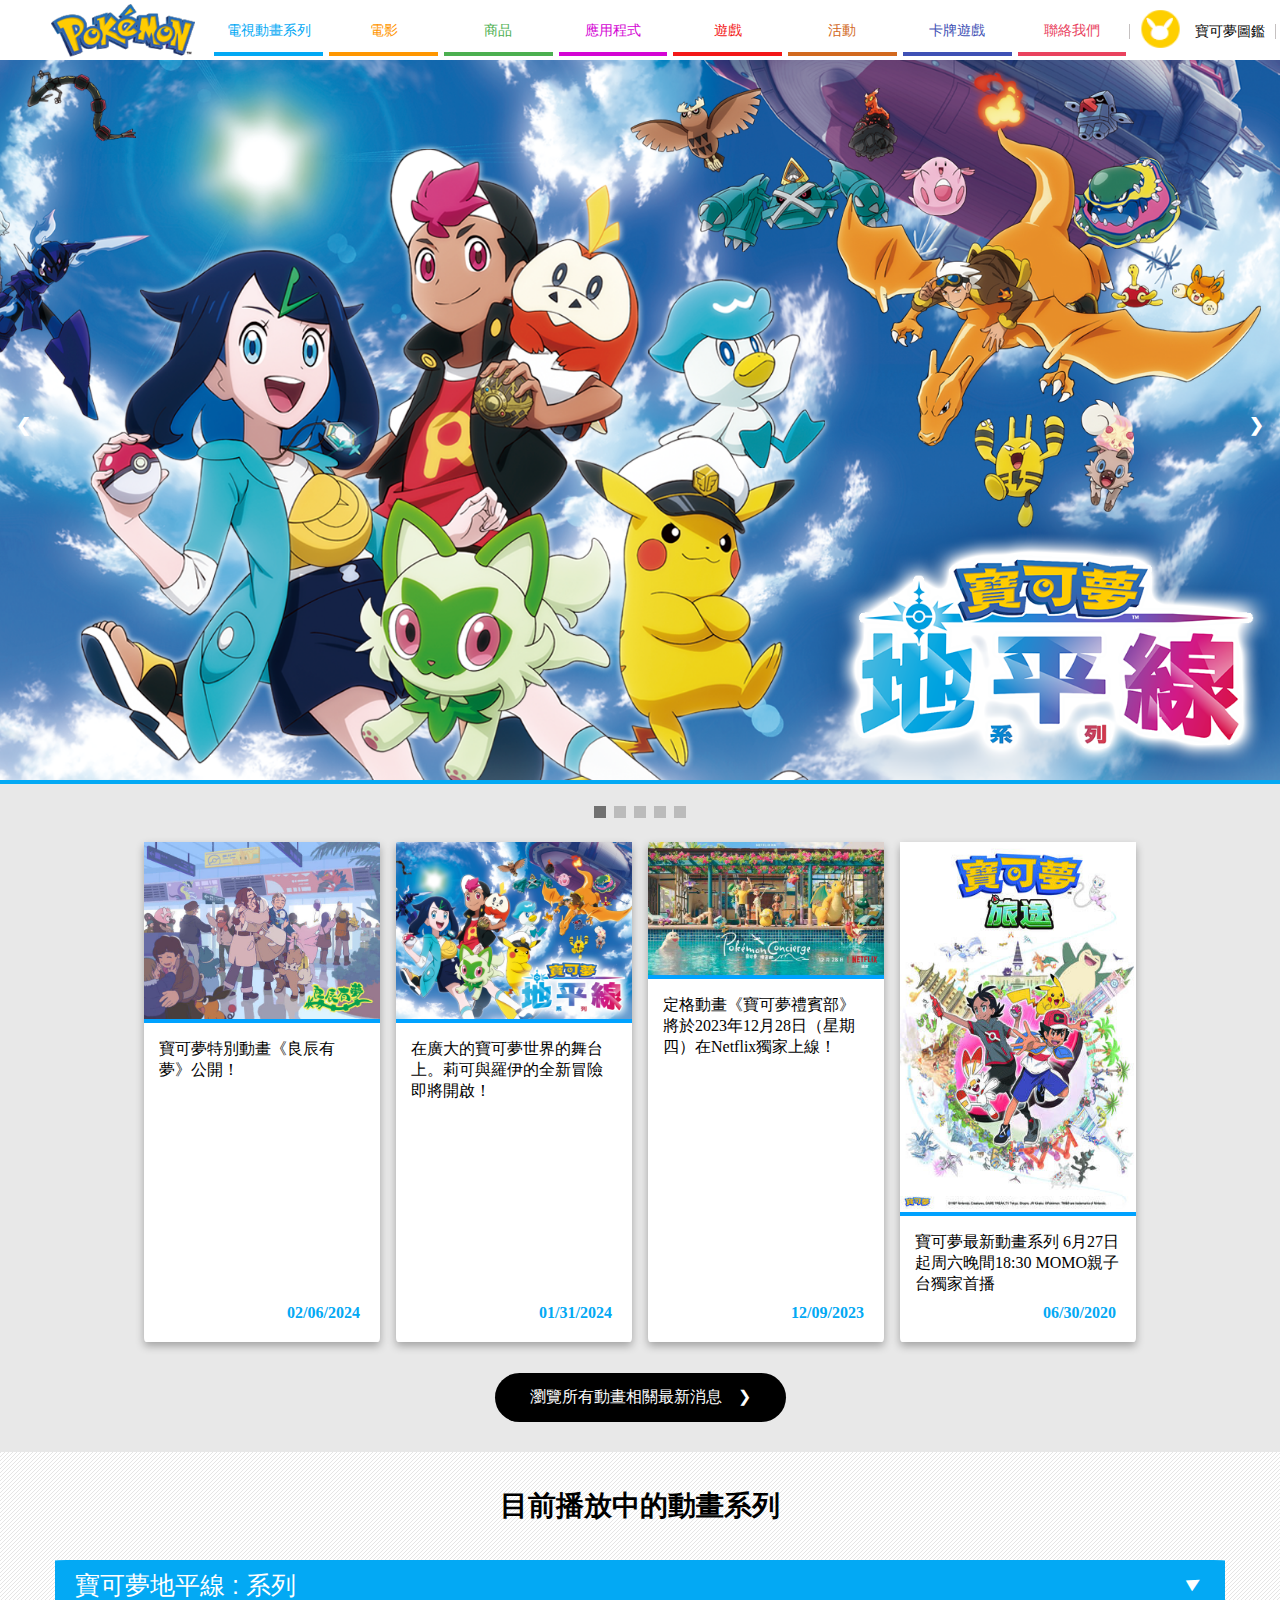
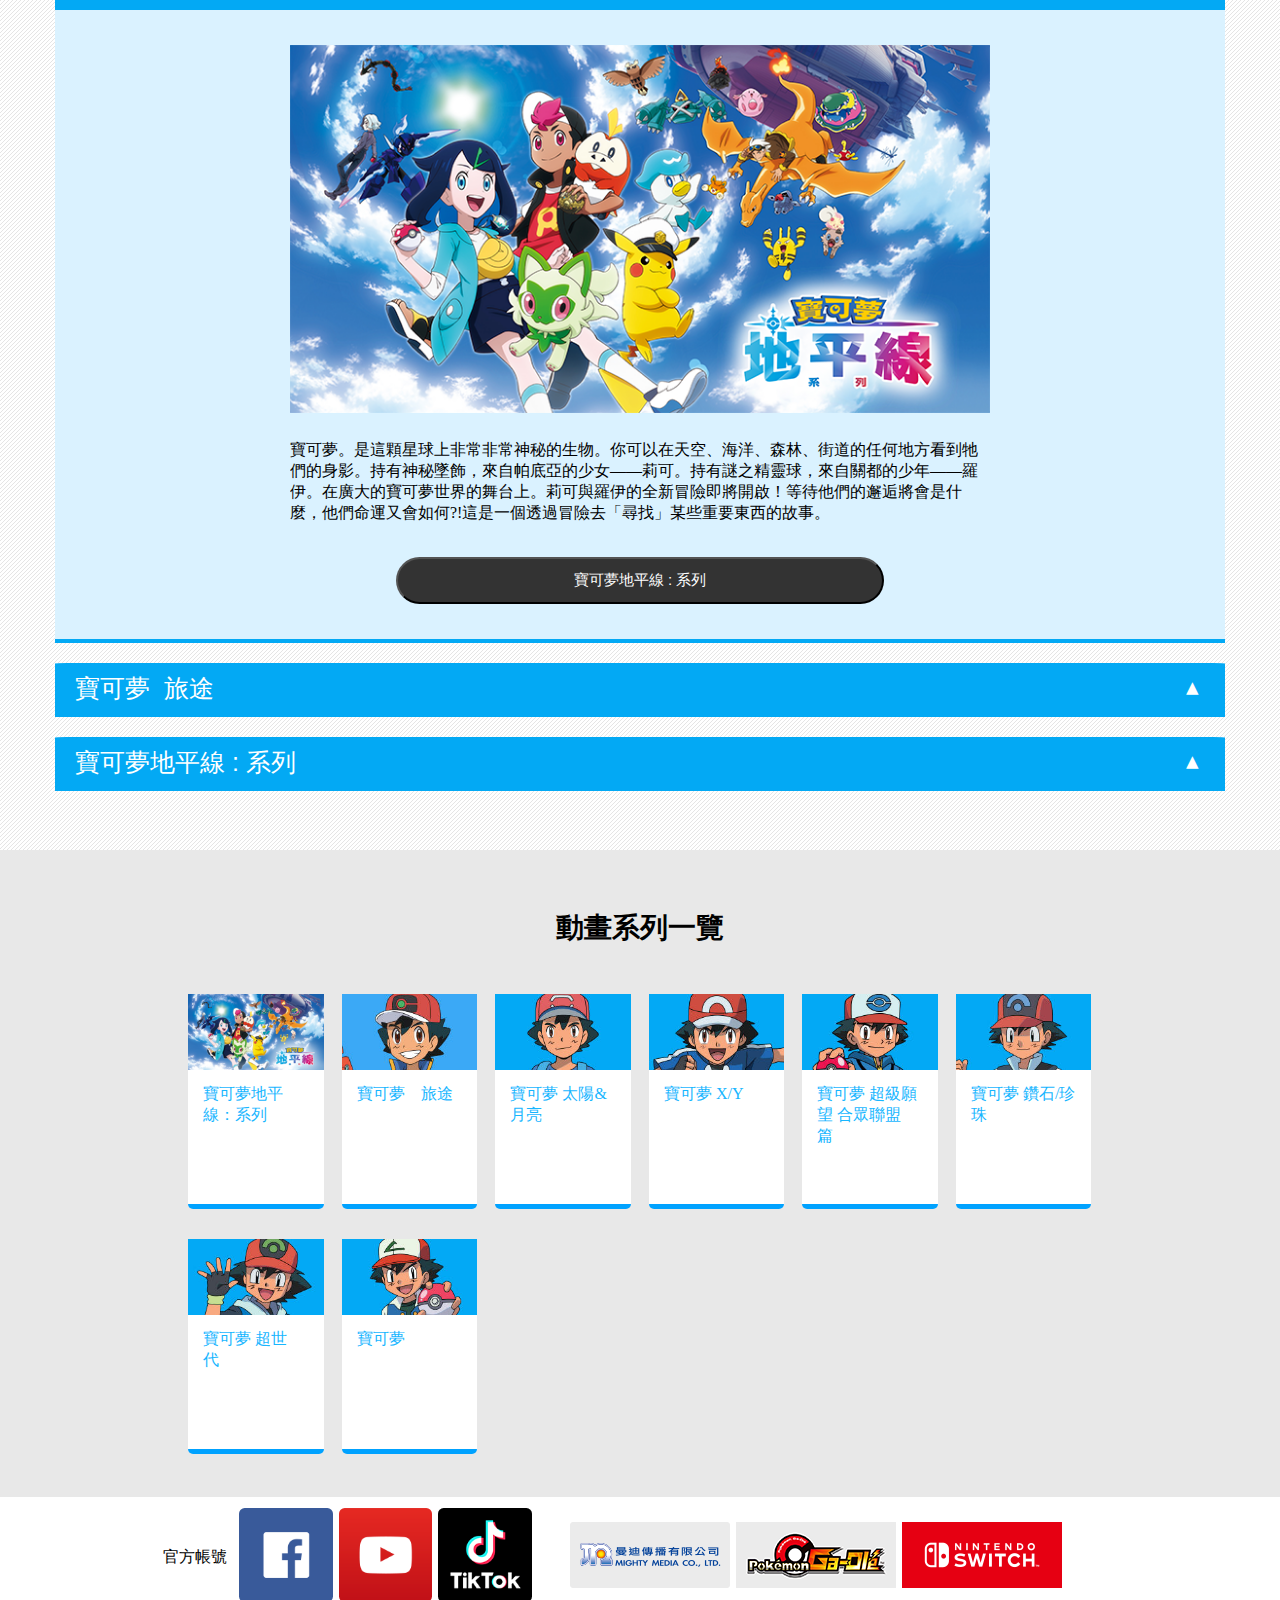
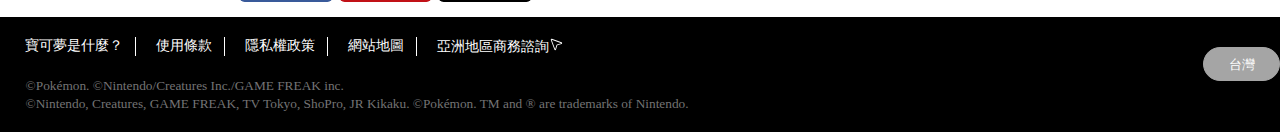
<file: top_one.html>
<!DOCTYPE html>
<html lang="en">

<head>
    <meta charset="UTF-8">
    <meta name="viewport" content="width=device-width, initial-scale=1.0">
    <title>電視動畫系列 | 寶可夢</title>
    <link rel="stylesheet" href="css/updown.css">
    <link rel="stylesheet" href="css/top_onebody.css">
</head>

<body>

    <header>
        <div class="top_header_box">
            <div class="header_body1">
                <!-- 頂端左側圖片 -->
                <div class="header_left">
                    <h1>
                        <a href="index.html">
                            <img src="img/logo.png" alt="Pokemon">
                        </a>
                    </h1>
                </div>
                <!-- 頂端右側選項 -->
                <div class="header_right">
                    <div class="right_body">
                        <ul class="right_body_list">

                            <li class="global_right_moviegame">
                                <a class="right_moviegame" href="top_one.html">電視動畫系列</a>
                            </li>

                            <li class="global_right_movie">
                                <a class="right_movie" href="top_two.html">電影</a>
                            </li>

                            <li class="global_right_product">
                                <a class="right_product" href="top_three.html">商品</a>
                            </li>

                            <li class="global_right_app">
                                <a class="right_app" href="top_four.html">應用程式</a>
                            </li>

                            <li class="global_right_game">
                                <a class="right_game" href="top_five.html">遊戲</a>
                            </li>

                            <li class="global_right_activity">
                                <a class="right_activity" href="top_six.html">活動</a>
                            </li>

                            <li class="global_right_cardgame">
                                <a class="right_cardgame" href="top_seven.html">卡牌遊戲</a>
                            </li>

                            <li class="global_right_news">
                                <a class="right_news" href="top_eight.html">聯絡我們</a>
                            </li>

                            <li class="global_right_book">
                                <a class="rightmost_box" href="top_nine.html">
                                    <div class="top_img_box">
                                        <img src="img/01.png" alt="" style="width: 90%;">
                                    </div>
                                    <span>寶可夢圖鑑</span>
                                </a>
                            </li>

                        </ul>
                    </div>
                </div>
            </div>
        </div>

    </header>


    <div class="slideshow-container" style="border-bottom: 4px solid #03a9f4;" onmouseover="pauseSlide()"
        onmouseout="resumeSlide()">
        <div class="mySlides fade">
            <a href="#">
                <img src="img/TOP1/top01.png" style="width:100%">
            </a>
        </div>

        <div class="mySlides fade">
            <a href="#">
                <img src="img/TOP1/top02.png" style="width:100%">
            </a>
        </div>

        <div class="mySlides fade">
            <a href="#">
                <img src="img/TOP1/top03.png" style="width:100%">
            </a>
        </div>

        <div class="mySlides fade">
            <a href="#">
                <img src="img/TOP1/top04.png" style="width:100%">
            </a>
        </div>

        <div class="mySlides fade">
            <a href="#">
                <img src="img/TOP1/top05.png" style="width:100%;">
            </a>
        </div>
        <!-- 左右箭头 -->
        <a class="prev" onclick="plusSlides(-1)">&#10094;</a>
        <a class="next" onclick="plusSlides(1)">&#10095;</a>
    </div>
    <!-- 小方塊 -->
    <div class="dot-container" style="text-align:center">
        <span class="dot" onclick="currentSlide(1)"></span>
        <span class="dot" onclick="currentSlide(2)"></span>
        <span class="dot" onclick="currentSlide(3)"></span>
        <span class="dot" onclick="currentSlide(4)"></span>
        <span class="dot" onclick="currentSlide(5)"></span>
    </div>

    <div class="middle_box">
        <div class="card_box">
            <ul class="card_content_box">
                <li class="card_content_fix">
                    <a href="#" class="card_five_box">
                        <div class="card_pic">
                            <img src="img/TOP1/top06.jpg" alt="">
                        </div>
                        <div class="card_content">
                            <p>寶可夢特別動畫《良辰有夢》公開！ </p>
                            <footer>
                                <time class="card__footer--date">02/06/2024</time>
                            </footer>
                        </div>
                    </a>
                </li>

                <li class="card_content_fix">
                    <a href="#" class="card_five_box">
                        <div class="card_pic">
                            <img src="img/TOP1/下載.png" alt="">
                        </div>
                        <div class="card_content">
                            <p>在廣大的寶可夢世界的舞台上。莉可與羅伊的全新冒險即將開啟！</p>
                            <footer>
                                <time class="card__footer--date">01/31/2024</time>
                            </footer>
                        </div>
                    </a>
                </li>

                <li class="card_content_fix">
                    <a href="#" class="card_five_box">
                        <div class="card_pic">
                            <img src="img/TOP1/top08.jpg" alt="">
                        </div>
                        <div class="card_content">
                            <p>定格動畫《寶可夢禮賓部》將於2023年12月28日（星期四）在Netflix獨家上線！</p>
                            <footer>
                                <time class="card__footer--date">12/09/2023</time>
                            </footer>
                        </div>
                    </a>
                </li>

                <li class="card_content_fix">
                    <a href="#" class="card_five_box">
                        <div class="card_pic" >
                            <img src="img/TOP1/top09.jpg" alt=""  style="height: 370px;">
                        </div>
                        <div class="card_content">
                            <p>寶可夢最新動畫系列  6月27日起周六晚間18:30 MOMO親子台獨家首播</p>
                            <footer>
                                <time class="card__footer--date">06/30/2020</time>
                            </footer>
                        </div>
                    </a>
                </li>

            </ul>

            <div class="news_box">
                <a href="#">
                    瀏覽所有動畫相關最新消息&#160;&#160;&#160;&#160;&#10095;
                </a>
            </div>

        </div>
    </div>

    <div class="container_box">
        <div class="container">
            <div class="box">
                <h2>目前播放中的動畫系列</h2>
                <div class="header_box">
                    <button class="toggle-header-btn default-expanded">寶可夢地平線 : 系列</button>
                    <div class="content">
                        <a href="#">
                            <img src="img/text01.png" alt="">
                        </a>
                        <p>寶可夢。是這顆星球上非常非常神秘的生物。你可以在天空、海洋、森林、街道的任何地方看到牠們的身影。持有神秘墜飾，來自帕底亞的少女——莉可。持有謎之精靈球，來自關都的少年——羅伊。在廣大的寶可夢世界的舞台上。莉可與羅伊的全新冒險即將開啟！等待他們的邂逅將會是什麼，他們命運又會如何?!這是一個透過冒險去「尋找」某些重要東西的故事。
                        </p>
                    </div>
                    <div class="new_box">
                        <button class="toggle-btn">
                            <span>寶可夢地平線 : 系列</span>
                        </button>
                    </div>
                </div>
            </div>
            
            <div class="box">
                <div class="header_box">
                    <button class="toggle-header-btn">寶可夢&#160;&#160;旅途</button>
                    <div class="content">
                        <a href="#">
                            <img src="img/TOP1/pic01.png" alt="">
                        </a>
                        <p>居住這顆星球上的不可思議的生物。
                            不論是在天空，還是在海洋，還是在森林，還是在城鎮，在全世界的每個角落都能夠見到牠們的身影。
                            這是目標成為最強訓練家的少年小智，與想要收服所有寶可夢的少年小豪的故事。
                            以小智的搭檔「皮卡丘」、小豪的搭檔「炎兔兒」為起點，他們與眾多寶可夢一起，開始了在無限擴展的寶可夢世界中的冒險之旅。
                            <br>
                            <br>
                            來吧... <br>
                            與夢想還有冒險一起！ <br>
                            前往寶可夢的世界吧！Let's GO！
                        </p>
                    </div>
                    <div class="new_box">
                        <button class="toggle-btn">
                            <span>寶可夢&#160;&#160;旅途</span>
                        </button>
                    </div>
                </div>
            </div>

            <div class="box">
                <div class="header_box">
                    <button class="toggle-header-btn">寶可夢地平線 : 系列</button>
                    <div class="content">
                        <a href="#">
                            <img src="img/TOP1/top12.jpg" alt="">
                        </a>
                        <p>小智和皮卡丘新開始的冒險。新冒險發生在阿羅拉地區，充滿了大自然。被無盡的藍天和大海所環繞的阿羅拉地區，會有什麼新事物等著小智和皮卡丘呢？新寶可夢、新朋友以及新體驗...充滿新事物的冒險終於要開始了。小智也有新的面貌。持續鎖定新的冒險！我們走吧！充滿力量！迎向偉大的冒險！
                        </p>
                        <h3>有線電視</h3>
                        <table class="video_box1">
                            <tr>
                                <th>MOMO 親子台</th>
                            </tr>
                            <td>
                                Sat 06:30-07:00 PM (2017/11/25~)
                                <br>
                                Mon-Fri 05:30-06:30 PM
                            </td>
                        </table>
                        <br>
                        <h4>VOD</h4>
                        <div class="video_box2">
                            <p>Mighty Japan Channel</p>
                        </div>
                    </div>

                    <div class="new_box">
                        <button class="toggle-btn">
                            <span>寶可夢 太陽&amp;月亮</span>
                        </button>
                    </div>
                </div>
            </div>
        </div>
    </div>
    
    <div class="last_box">
        <h5>動畫系列一覽</h5>
        <div class="last_list">
            <ul class="last_body_box">
                <li class="last_container">
                    <a href="#">
                        <figure>
                            <img src="img/TOP1/top21.png" alt="">
                        </figure>
                        <div class="last_container_box">
                            <span>
                                <em>寶可夢地平線：系列</em>
                            </span>
                        </div>
                    </a>
                </li>

                <li class="last_container">
                    <a href="#">
                        <figure>
                            <img src="img/TOP1/top14.jpg" alt="">
                        </figure>
                        <div class="last_container_box">
                            <span>
                                <em>寶可夢　旅途</em>
                            </span>
                        </div>
                    </a>
                </li>
                
                <li class="last_container">
                    <a href="#">
                        <figure>
                            <img src="img/TOP1/top15.jpg" alt="">
                        </figure>
                        <div class="last_container_box">
                            <span>
                                <em>寶可夢 太陽&amp;月亮</em>
                            </span>
                        </div>
                    </a>
                </li>

                <li class="last_container">
                    <a href="#">
                        <figure>
                            <img src="img/TOP1/top16.jpg" alt="">
                        </figure>
                        <div class="last_container_box">
                            <span>
                                <em>寶可夢 X/Y</em>
                            </span>
                        </div>
                    </a>
                </li>
                    
                <li class="last_container">
                    <a href="#">
                        <figure>
                            <img src="img/TOP1/top17.jpg" alt="">
                        </figure>
                        <div class="last_container_box">
                            <span>
                                <em>寶可夢 超級願望 合眾聯盟篇</em>
                            </span>
                        </div>
                    </a>
                </li>

                <li class="last_container">
                    <a href="#">
                        <figure>
                            <img src="img/TOP1/top18.jpg" alt="">
                        </figure>
                        <div class="last_container_box">
                            <span>
                                <em>寶可夢 鑽石/珍珠</em>
                            </span>
                        </div>
                    </a>
                </li>

                <li class="last_container">
                    <a href="#">
                        <figure>
                            <img src="img/TOP1/top19.jpg" alt="">
                        </figure>
                        <div class="last_container_box">
                            <span>
                                <em>寶可夢 超世代</em>
                            </span>
                        </div>
                    </a>
                </li>

                <li class="last_container">
                    <a href="#">
                        <figure>
                            <img src="img/TOP1/top20.jpg" alt="">
                        </figure>
                        <div class="last_container_box">
                            <span>
                                <em>寶可夢</em>
                            </span>
                        </div>
                    </a>
                </li>
            </ul>
        </div>
    </div>

    <footer>
        <!-- 底部上層連結區塊 -->
        <div class="top_footer_box">
            <div class="top_footer">
                <div class="top_footer_body">
                    <div class="left_top_footer">
                        <div class="left_top_footer_lefttext">官方帳號</div>
                        <ul class="footer_img_box">
                            <li class="src_box">
                                <a href="#"><img src="img/down01.png" alt="facebook"></a>
                            </li>
                            <li class="src_box">
                                <a href="#"><img src="img/down02.png" alt="youtube"></a>
                            </li>
                            <li class="src_box">
                                <a href="#"><img src="img/down03.png" alt="tiktok"></a>
                            </li>
                        </ul>
                    </div>

                    <div class="right_top_footer">
                        <div class="right_top_footer_link">
                            <a href=""><img src="img/down04.png" alt="曼迪傳播有限公司"></a>
                        </div>
                        <div class="right_top_footer_link">
                            <a href=""><img src="img/down05.png" alt="Pokemon Ga-01e"></a>
                        </div>
                        <div class="right_top_footer_link">
                            <a href=""><img src="img/down06.png" alt="switch"></a>
                        </div>
                    </div>
                </div>
            </div>
        </div>

        <!-- 最底黑色區塊 -->
        <div class="down_footer">
            <div class="down_footer_body">
                <div class="footer_links_one">
                    <ul>
                        <li>
                            <a href="#">
                                寶可夢是什麼？
                            </a>
                        </li>
                        <li>
                            <a href="#">
                                使用條款
                            </a>
                        </li>
                        <li>
                            <a href="#">
                                隱私權政策
                            </a>
                        </li>
                        <li>
                            <a href="#">
                                網站地圖
                            </a>
                        </li>
                        <li>
                            <a href="#">
                                <span>亞洲地區商務諮詢</span><svg xmlns="http://www.w3.org/2000/svg" width="1em" height="1em"
                                    viewBox="0 0 256 256">
                                    <path fill="currentColor"
                                        d="M229.33 98.21L53.41 33l-.16-.05a16 16 0 0 0-20.35 20.3a1 1 0 0 0 .05.16l65.26 175.92A15.77 15.77 0 0 0 113.28 240h.3a15.77 15.77 0 0 0 15-11.29l23.56-76.56l76.56-23.56a16 16 0 0 0 .62-30.38ZM224 113.3l-76.56 23.56a16 16 0 0 0-10.58 10.58L113.3 224l-.06-.17L48 48l175.82 65.22l.16.06Z" />
                                </svg>
                            </a>
                        </li>
                    </ul>
                </div>

                <div class="down_footer_only">
                    <ul>
                        <li class="only_box">
                            <a href="#">
                                <span>台灣</span>
                            </a>
                        </li>
                    </ul>
                </div>

                <div class="down_footer_bottom">
                    <small>
                        ©Pokémon. ©Nintendo/Creatures Inc./GAME FREAK inc.<br>
                        ©Nintendo, Creatures, GAME FREAK, TV Tokyo, ShoPro, JR Kikaku. ©Pokémon. TM and ® are trademarks
                        of Nintendo.
                    </small>
                </div>
            </div>
        </div>

    </footer>

    <script src="js/picture.js"></script>
    <script src="js/hidden.js"></script>


</body>

</html>
</file>
<file: css/updown.css>
header{
    width: 100%;
    height: 60px;
    margin: auto;
    display: flex;
    max-width: 1050px;
    padding-right: 10%;
    align-items: flex-end;
}
body{
    margin: 0;
}
*img{
    width: 100%;
}
*{
    text-decoration: none;
    list-style-type: none;
}

.top_header_box{
    width: 100%;
}
/* 頂端左側圖片 */
.header_body1{
    width: 90%;
    display: flex;
    clear: both;
    align-items: stretch;
}

.header_left{
    width: 25%;
    position: relative;
    top: 5px;
    left: 0px;
}

.header_left img{
    width: 70%;
    max-height: 1170px;
}
h1{
    margin: 0;
}
/* 頂端右側選項 */
.header_right{
    width: 90%;
    position: relative;
    left: -45px;
    top: 5px;
    font-size: 14px;

}
.right_body{
    width: 100%;
    margin: auto;
}

.right_body_list{
    content: "";
    width: 100%;
    padding: 0;
    margin: 0;
    display: flex;
    clear: both;
    align-items: center;
}
.right_body_list li {
    flex: 0 0 12%; /* 將 LI 項目的寬度平均分配 */
    height: 15px; /* 設置 LI 項目的高度 */
    text-align: center; /* 文字居中對齊 */

}
/* TOP1 s */
.right_moviegame{
    color: #03a9f4;
    transition: color 0.5s; /* 添加字體顏色的過渡效果 */
}
.global_right_moviegame {
    padding: 15px 10px;
    margin: 3px;
    border-bottom: 4px solid #03a9f4;
    border-top-left-radius: 5px; /* 左上角設為圓形 */
    border-top-right-radius: 5px; /* 右上角設為圓形 */
    position: relative; /* 添加相對定位 */
    overflow: hidden; 
}
.global_right_moviegame::after {
    content: "";
    position: absolute;
    top: 100%; /* 起始位置在下方 */
    left: 0;
    width: 100%;
    height: 100%;
    background-image: linear-gradient(to top, #03a9f4, #03a9f4); /* 從下到上的漸變顏色 */
    /*  linear-gradient 可用於漸變背景、按鈕樣式、分割線 */
    transition: top 0.5s; /* 添加背景顏色的過渡效果 */
    z-index: -1; /* 將漸變背景設置在底層 */
    box-shadow: none; /* 移除透明框 */
}
.global_right_moviegame:hover:after {
    top: 0; /* 滑入時移動至上方 */
}
.global_right_moviegame:hover .right_moviegame {
    color: #ffffff; /* 滑入時字體顏色改變 */
}

/* TOP1 e */
/* TOP2 s */
.right_movie{
    color: #ff9600;
    transition: color 0.5s; /* 添加字體顏色的過渡效果 */
}
.global_right_movie {
    padding: 15px 10px;
    margin: 3px;
    border-bottom: 4px solid #ff9600;
    border-top-left-radius: 5px; /* 左上角設為圓形 */
    border-top-right-radius: 5px; /* 右上角設為圓形 */
    position: relative; /* 添加相對定位 */
    overflow: hidden; /* 隱藏超出部分 */
}
.global_right_movie::after {
    content: "";
    position: absolute;
    top: 100%; /* 起始位置在下方 */
    left: 0;
    width: 100%;
    height: 100%;
    background-image: linear-gradient(to top, #ff9600, #ff9600); /* 從下到上的漸變顏色 */
    transition: top 0.5s; /* 添加背景顏色的過渡效果 */
    z-index: -1; /* 將漸變背景設置在底層 */
    box-shadow: none; /* 移除透明框 */
}
.global_right_movie:hover:after {
    top: 0; /* 滑入時移動至上方 */
}
.global_right_movie:hover .right_movie {
    color: #ffffff; /* 滑入時字體顏色改變 */
}
/* TOP2 e */
/* TOP3 s */
.right_product{
    color: #4caf50;
    transition: color 0.5s; /* 添加字體顏色的過渡效果 */
}
.global_right_product {
    padding: 15px 10px;
    margin: 3px;
    border-bottom: 4px solid #4caf50;
    border-top-left-radius: 5px; /* 左上角設為圓形 */
    border-top-right-radius: 5px; /* 右上角設為圓形 */
    position: relative; /* 添加相對定位 */
    overflow: hidden; /* 隱藏超出部分 */
}
.global_right_product::after {
    content: "";
    position: absolute;
    top: 100%; /* 起始位置在下方 */
    left: 0;
    width: 100%;
    height: 100%;
    background-image: linear-gradient(to top, #4caf50, #4caf50); /* 從下到上的漸變顏色 */
    transition: top 0.5s; /* 添加背景顏色的過渡效果 */
    z-index: -1; /* 將漸變背景設置在底層 */
    box-shadow: none; /* 移除透明框 */
}
.global_right_product:hover:after {
    top: 0; /* 滑入時移動至上方 */
}
.global_right_product:hover .right_product {
    color: #ffffff; /* 滑入時字體顏色改變 */
}
/* TOP3 e */
/* TOP4 s */
.right_app{
    color: #d405d4;
    transition: color 0.5s; /* 添加字體顏色的過渡效果 */
}
.global_right_app {
    padding: 15px 10px;
    margin: 3px;
    border-bottom: 4px solid #d405d4;
    border-top-left-radius: 5px; /* 左上角設為圓形 */
    border-top-right-radius: 5px; /* 右上角設為圓形 */
    position: relative; /* 添加相對定位 */
    overflow: hidden; /* 隱藏超出部分 */
}
.global_right_app::after {
    content: "";
    position: absolute;
    top: 100%; /* 起始位置在下方 */
    left: 0;
    width: 100%;
    height: 100%;
    background-image: linear-gradient(to top, #d405d4, #d405d4); /* 從下到上的漸變顏色 */
    transition: top 0.5s; /* 添加背景顏色的過渡效果 */
    z-index: -1; /* 將漸變背景設置在底層 */
    box-shadow: none; /* 移除透明框 */
}
.global_right_app:hover:after {
    top: 0; /* 滑入時移動至上方 */
}
.global_right_app:hover .right_app {
    color: #ffffff; /* 滑入時字體顏色改變 */
}
/* TOP4 e */
/* TOP5 s */
.right_game{
    color: #f31818;
    transition: color 0.5s; /* 添加字體顏色的過渡效果 */
}
.global_right_game {
    padding: 15px 10px;
    margin: 3px;
    border-bottom: 4px solid #f31818;
    border-top-left-radius: 5px; /* 左上角設為圓形 */
    border-top-right-radius: 5px; /* 右上角設為圓形 */
    position: relative; /* 添加相對定位 */
    overflow: hidden; /* 隱藏超出部分 */
}
.global_right_game::after {
    content: "";
    position: absolute;
    top: 100%; /* 起始位置在下方 */
    left: 0;
    width: 100%;
    height: 100%;
    background-image: linear-gradient(to top, #f31818, #f31818); /* 從下到上的漸變顏色 */
    transition: top 0.5s; /* 添加背景顏色的過渡效果 */
    z-index: -1; /* 將漸變背景設置在底層 */
    box-shadow: none; /* 移除透明框 */
}
.global_right_game:hover:after {
    top: 0; /* 滑入時移動至上方 */
}
.global_right_game:hover .right_game {
    color: #ffffff; /* 滑入時字體顏色改變 */
}
/* TOP5 e */
/* TOP6 s */
.right_activity{
    color: chocolate;
    transition: color 0.5s; /* 添加字體顏色的過渡效果 */
}
.global_right_activity {
    padding: 15px 10px;
    margin: 3px;
    border-bottom: 4px solid chocolate;
    border-top-left-radius: 5px; /* 左上角設為圓形 */
    border-top-right-radius: 5px; /* 右上角設為圓形 */
    position: relative; /* 添加相對定位 */
    overflow: hidden; /* 隱藏超出部分 */
}
.global_right_activity::after {
    content: "";
    position: absolute;
    top: 100%; /* 起始位置在下方 */
    left: 0;
    width: 100%;
    height: 100%;
    background-image: linear-gradient(to top, chocolate, chocolate); /* 從下到上的漸變顏色 */
    transition: top 0.5s; /* 添加背景顏色的過渡效果 */
    z-index: -1; /* 將漸變背景設置在底層 */
    box-shadow: none; /* 移除透明框 */
}
.global_right_activity:hover:after {
    top: 0; /* 滑入時移動至上方 */
}
.global_right_activity:hover .right_activity {
    color: #ffffff; /* 滑入時字體顏色改變 */
}
/* TOP6 e */
/* TOP7 s */
.right_cardgame{
    color: #3f51b5;
    transition: color 0.5s; /* 添加字體顏色的過渡效果 */
}
.global_right_cardgame {
    padding: 15px 10px;
    margin: 3px;
    border-bottom: 4px solid #3f51b5;
    border-top-left-radius: 5px; /* 左上角設為圓形 */
    border-top-right-radius: 5px; /* 右上角設為圓形 */
    position: relative; /* 添加相對定位 */
    overflow: hidden; /* 隱藏超出部分 */
}
.global_right_cardgame::after {
    content: "";
    position: absolute;
    top: 100%; /* 起始位置在下方 */
    left: 0;
    width: 100%;
    height: 100%;
    background-image: linear-gradient(to top, #3f51b5, #3f51b5); /* 從下到上的漸變顏色 */
    transition: top 0.5s; /* 添加背景顏色的過渡效果 */
    z-index: -1; /* 將漸變背景設置在底層 */
    box-shadow: none; /* 移除透明框 */
}
.global_right_cardgame:hover:after {
    top: 0; /* 滑入時移動至上方 */
}
.global_right_cardgame:hover .right_cardgame {
    color: #ffffff; /* 滑入時字體顏色改變 */
}
/* TOP7 e */
/* TOP8 s */
.right_news{
    color: #e9425e;
    transition: color 0.5s; /* 添加字體顏色的過渡效果 */
}
.global_right_news {
    padding: 15px 10px;
    margin: 3px;
    border-bottom: 4px solid #e9425e;
    border-top-left-radius: 5px; /* 左上角設為圓形 */
    border-top-right-radius: 5px; /* 右上角設為圓形 */
    position: relative; /* 添加相對定位 */
    overflow: hidden; /* 隱藏超出部分 */
}
.global_right_news::after {
    content: "";
    position: absolute;
    top: 100%; /* 起始位置在下方 */
    left: 0;
    width: 100%;
    height: 100%;
    background-image: linear-gradient(to top, #e9425e, #e9425e); /* 從下到上的漸變顏色 */
    transition: top 0.5s; /* 添加背景顏色的過渡效果 */
    z-index: -1; /* 將漸變背景設置在底層 */
    box-shadow: none; /* 移除透明框 */
}
.global_right_news:hover:after {
    top: 0; /* 滑入時移動至上方 */
}
.global_right_news:hover .right_news {
    color: #ffffff; /* 滑入時字體顏色改變 */
}
/* TOP8 e */

.global_right_book{
    width: 100%;
    border-left: 1px solid rgb(197, 193, 193);
    border-right: 1px solid rgb(197, 193, 193);
    position: relative;
    display: flex;
    justify-content: center; /* 水平置中對齊 */
    align-items: center; /* 垂直置中對齊 */
}
.top_img_box{
    width: 50px;
    padding-right: 10px;
    flex-shrink: 0; /* 防止圖片縮小 */
}
.rightmost_box{
    content: "";
    width: auto;
    margin: 2% 10px 2% 5px;
    display: flex; 
    clear: both;
    align-items: center;
    color: black;
}
.rightmost_box span {
    white-space: nowrap; /* 避免文字換行 */
}

/* 頁尾 */
/* 上排 */

footer{
    display: block;
}

.top_footer_box{
    width: 100%;
    background-color: white;
}
.top_footer{
    width: 50%;
    padding-left: 140px;
    margin: auto;
    display: flex;
}
@media (max-width: 1550px) {
    .top_footer{
        width: 100%;
    }
}
.top_footer_body{
    width: 100%;
    margin: auto;
    display: flex;
    position: relative;
}

.left_top_footer, .right_top_footer{
    display: flex;
    align-items: center;
    flex-wrap: wrap;
    width: 100%;
}
.left_top_footer{
    text-align: left;
    width: 50%;
    display: flex;
    flex-wrap: wrap;
    justify-content: center;
}

.footer_img_box img{
    width: 100%;
    border-radius: 6%;
}
.footer_img_box{
    content: "";
    display: flex;
    width: 70%;
    margin: 1%;
    padding: 1%;
}
.right_top_footer{
    text-align: right;
}
.right_top_footer_link{
    padding: 3px;
}

.src_box{
    content: "";
    width: 50%;
    padding: 1%;
}

.src_box img , .right_top_footer_link img {
    opacity: 1; /* 默認完全不透明 */
    transition: opacity 0.3s ease; /* 添加過度效果 */
}

.src_box:hover img , .right_top_footer_link:hover img{
    opacity: 0.3; /* 滑入時透明度為 0.3 */
}

/* 下排 */
.down_footer{
    background-color: black;
}
.down_footer {
    width: 100%;
    margin: auto;
    display: flex;
    justify-content: space-between; /* 將內容平均分布在兩端 */
    align-items: flex-start; /* 垂直方向頂部對齊 */
    position: absolute;
}
.down_footer_body {
    order: 1;
    display: flex;
    justify-content: flex-end;
    margin: auto;
    flex-wrap: wrap;
}
.footer_links_one {
    order: 2;
    display: flex;
    flex-wrap: wrap;
    justify-content: flex-start;
    width: 92%;
}

.footer_links_one ul {
    padding: 0;
    margin: 0;
    display: flex;
}

.footer_links_one ul li {
    list-style: none;
    margin: 20px 20px 20px 0;
    padding: 0 12px 0 0;
    border-right: 1px solid white;
}

.footer_links_one ul li:last-child {
    margin-right: 0; /* 最後一個列表項目不需要右邊的間距 */
    border-right: 0px;
}

.footer_links_one ul li a {
    display: block;
    text-decoration: none;
    color: white;
    font-size: 14px;
    text-align: center;
}
.footer_links_one ul li a:hover {
    color: rgb(160, 160, 160);
}
.down_footer_only {
    order: 3;
    right: 0; /* 位于右侧 */
    top: 30px;
    position: relative; /* 使用相对定位 */
    border: 1px solid #a5a5a5;
    background-color: #a5a5a5;
    width: 75px;
    height: 32px;
    border-radius: 20px;
    display: flex; /* 使用 flexbox 布局 */
    justify-content: center; /* 在主轴上居中 */
    align-items: center; /* 在交叉轴上居中 */
}

.down_footer_only ul {
    list-style-type: none;
    padding: 0;
    text-align: center;
}

.down_footer_only ul li a span {
    color: white; 
    font-size: 13px;
}
.down_footer_only:hover{
    background-color: rgb(204, 204, 204);
}

.down_footer_bottom {
    order: 4;
    width: 98%;
    margin-bottom: 20px;
    text-align: left; /*文字向左對齊*/
    color: #737374;
}
</file>
<file: css/indexbody.css>
.body_boxsize{
    background-color: rgb(218, 218, 218);
    box-sizing: border-box;
}

.slideshow-container {
    width: 100%;
    position: relative;
    margin: auto;
}

.mySlides {
    width: 100%;
    height: 0; /* 初始高度為0 */
    padding-bottom: 56.25%; /* 16:9 寬高比例的容器高度*/
    position: relative;
    overflow: hidden;
}

.mySlides img {
    position: absolute;
    width: 100%;
    height: 100%;
    object-fit: cover; /* 填充容器並保持原始比例 */
}

.prev,
.next {
    cursor: pointer;
    position: absolute;
    top: 50%;
    width: auto;
    padding: 16px;
    margin-top: -22px;
    color: white;
    font-weight: bold;
    font-size: 18px;
    transition: 0.6s ease;
    border-radius: 0 3px 3px 0;
}

.next {
    right: 0;
    border-radius: 3px 0 0 3px;
}

.prev:hover,
.next:hover {
    background-color: rgba(0, 0, 0, 0.8);
}

.dot-container {
    text-align: center;
    padding: 20px;
}

.dot {
    cursor: pointer;
    height: 12px;
    width: 12px;
    margin: 0 2px;
    background-color: #bbb;
    display: inline-block;
    transition: background-color 0.6s ease;
}

.active {
    background-color: #717171;
}

.middle_box{
    width: 100%;
    margin: auto;
}

.middle_topbox{
    width: 90%;
    max-width: 1320px;
    margin: auto;
    display: flex;
}

.card_box{
    width: 80%;
    margin: auto;
}
.card_box img{
    width: 100%;
}

.card_content_box{
    width: 100%;
    margin: auto;
    display: flex;
    flex-wrap: wrap;
    padding: 0;
    justify-content: space-evenly;
}

.card_content_box li {
    width: calc(25% - 20px); /* 每個項目寬度為容器寬度的 25%，减去 15px 的間距 */
    height: 450px;
    margin-bottom: 30px;
}

.card_content_box li .card_top,
.card_content_box li .card_pic,
.card_content_box li .card_content {
    width: 100%;
}

.card_content_fix{
    position: relative;
    display: table;
    clear: both;
    background-color: #FFF;
    box-shadow: 0 4px 8px rgba(0, 0, 0, 0.3); /*陰影效果*/
    border-radius: 1%;
}
.card_content_fix a{
    display: block;  /*設置為塊級元素*/
    width: 100%;
    height: 100%;
}

.card_content_fix:hover,
.card_content_fix:hover .card_top,
.card_content_fix:hover .card_pic {
    background-color: #bd9898f1; 
    opacity: 0.8;
}

.card_content_fix footer{
    position: absolute;
    bottom: 20px;
    right: 20px;
}

.card_top{
    padding: 3px 0;
    background-color: rgb(99, 51, 17);
}
.card_header{
    padding: 0 8px;
    list-style: none;
    color: white;
    font-size: 15px;
}

.card_five_box,
.card_six_box {
    position: relative;
    background-color: transparent; /* 默認透明 */
}
.card_five{
    display: flex; 
    align-items: flex-end;
    border-bottom: 3px solid rgb(41, 44, 248);
}
.card_five_box:hover,
.card_five_box:hover .card_top,
.card_five_box:hover .card_pic{
    background-color: rgb(107, 193, 250);
    opacity: 0.8;
}

.card_six{
    display: flex; 
    align-items: flex-end;
    border-bottom: 3px solid rgba(247, 34, 34);
}

.card_six_box:hover,
.card_six_box:hover .card_top,
.card_six_box:hover .card_pic{
    background-color: rgb(252, 168, 168);
    opacity: 0.7;
}
.card_pic{
    padding: 0;
    display: flex; 
    align-items: flex-end;
    border-bottom: 3px solid rgb(99, 51, 17);
}


.card_content p{
    padding: 0 15px;
    color: black;
}
.card_content footer{
    font-weight: bold;
    color: rgb(189, 104, 43);
}

.new_box {
    text-align: center;
}
.new_box a {
    display: inline-block;
    padding: 14px 35px; 
    margin: 2% 0 3% 0;
    background-color: black; 
    color: white; 
    border-radius: 50px; 
    text-decoration: none; 
    transition: background-color 0.3s, color 0.3s; /* 添加過渡效果 */
}

.new_box a:hover {
    background-color: white; 
    color: black;
}
</file>
<file: css/topnine.css>
*img {
  width: 100%;
}

.bgc_body {
  background-color: #1b252f;
  padding: 0;
  box-sizing: border-box;
}

.body_container {
  background-image: url(../img/TOP09/list_top_bg.jpg);
  position: relative;
  z-index: 0;
  min-width: 950px;
  max-width: 1400px;
  margin: 0 auto;
  width: 100%;
  overflow: hidden;
  background-color: #0a141e;
  background-size: 100% auto;
  background-repeat: no-repeat;
  box-sizing: border-box;
  /*讓圖像只顯示一個*/
}

@media (min-width: 760px) {
  .container_content {
    width: 100%;
    background-size: 100% auto;
  }
}

.container_content {
  position: relative;
  /*讓圖像只顯示一個*/
}

.background_image {
  position: absolute;
  top: 0;
  left: 0;
  width: 100%;
  height: 15%;
  background-image: url(../img/TOP09/pokedex_bg.png);
  background-size: 100% auto;
  background-repeat: no-repeat;
  /*讓圖像只顯示一個*/
  z-index: 1;
}

.pokemon-list_header {
  width: 100%;
}

.list-header-sp {
  position: absolute;
  max-width: 100%;
  margin: 0 43%;
  padding: 0 2%;
  top: 1.5%;
  z-index: 2;
  font-size: 25px;
  color: black;
  text-align: center;
  flex-wrap: nowrap;
}

/* 中間部分 s */
.pokemon_list_main {
  position: relative;
  width: 100%;
  margin: 0 auto;
  height: 600px;
}

.pokemon_img {
  width: 100%;
  height: 540px;
  position: relative;
  display: flex;
  justify-content: center;
  align-items: center;
}

/* 定義動畫 */
@keyframes spin {
  from {
    transform: rotate(0deg);
  }
  to {
    transform: rotate(360deg);
  }
}

/* 應用到圖片 */
.pokemon_img_block {
  animation: spin 2.5s linear infinite;
  /* 2.5秒鐘轉一圈，線形變化，無限循環 */
  width: 100%;
  display: block;
  position: relative;
  top: 0px;
}

.pokemon_img_block img {
  max-width: 100%;
  /*讓圖片寬度不超過父元素寬度*/
  height: auto;
}

/* 定義動畫 e */
.main-image_center {
  position: absolute;
  width: 20%;
  top: 50%;
  left: 50%;
  transform: translate(-50%, -50%);
}

.main-image_center img {
  background-image: url(../img/TOP09/random_center_bg.png);
  width: 100%;
  background-size: 100% auto;
  padding: 8%;
  position: relative;
  left: -20px;
  opacity: 0;
  /* 開始時不可見 */
  animation-name: fix_pokemon;
  animation-duration: 1.5s;
  animation-delay: 0.5s;
  /* 可選的延遲時間 */
  animation-fill-mode: both;
}

@keyframes fix_pokemon {
  0% {
    opacity: 0;
  }
  100% {
    opacity: 1;
  }
}

.small-images {
  display: flex;
  justify-content: center;
  align-items: center;
  height: 100%;
}

.small-images img {
  background-image: url(../img/TOP09/random_bg.png);
  width: 100%;
  background-size: 100% auto;
  padding: 5%;

}

.fix_01 img {
  opacity: 0;
  /* 開始時不可見 */
  animation-name: fix_pokemon;
  animation-duration: 1.5s;
  animation-delay: 0.7s;
  /* 可選的延遲時間 */
  animation-fill-mode: both;
}

.fix_02 img {
  opacity: 0;
  /* 開始時不可見 */
  animation-name: fix_pokemon;
  animation-duration: 1.5s;
  animation-delay: 0.9s;
  /* 可選的延遲時間 */
  animation-fill-mode: both;
}

.fix_03 img {
  opacity: 0;
  /* 開始時不可見 */
  animation-name: fix_pokemon;
  animation-duration: 1.5s;
  animation-delay: 1.1s;
  /* 可選的延遲時間 */
  animation-fill-mode: both;
}

.fix_04 img {
  opacity: 0;
  /* 開始時不可見 */
  animation-name: fix_pokemon;
  animation-duration: 1.5s;
  animation-delay: 1.4s;
  /* 可選的延遲時間 */
  animation-fill-mode: both;
}

.pokemon_img-01 {
  position: absolute;
  width: 9%;
  top: 50%;
  left: 9%;
  transform: translate(-50%, -50%);
}

.pokemon_img-02 {
  position: absolute;
  width: 9%;
  top: 36%;
  left: 17%;
  transform: translate(-50%, -50%);
}

.pokemon_img-03 {
  position: absolute;
  width: 9%;
  top: 64%;
  left: 17%;
  transform: translate(-50%, -50%);
}

.pokemon_img-04 {
  position: absolute;
  width: 9%;
  top: 50%;
  left: 25%;
  transform: translate(-50%, -50%);
}

.pokemon_img-05 {
  position: absolute;
  width: 9%;
  top: 36%;
  left: 33%;
  transform: translate(-50%, -50%);
}

.pokemon_img-06 {
  position: absolute;
  width: 9%;
  top: 64%;
  left: 34%;
  transform: translate(-50%, -50%);
}

.pokemon_img-07 {
  position: absolute;
  width: 9%;
  top: 50%;
  right: 1%;
  transform: translate(-50%, -50%);
}

.pokemon_img-08 {
  position: absolute;
  width: 9%;
  top: 36%;
  right: 9%;
  transform: translate(-50%, -50%);
}

.pokemon_img-09 {
  position: absolute;
  width: 9%;
  top: 64%;
  right: 9%;
  transform: translate(-50%, -50%);
}

.pokemon_img-10 {
  position: absolute;
  width: 9%;
  top: 50%;
  right: 17%;
  transform: translate(-50%, -50%);
}

.pokemon_img-11 {
  position: absolute;
  width: 9%;
  top: 36%;
  right: 25%;
  transform: translate(-50%, -50%);
}

.pokemon_img-12 {
  position: absolute;
  width: 9%;
  top: 64%;
  right: 25%;
  transform: translate(-50%, -50%);
}


.small-images a {
  margin: 0 5px;
  /* 根據需要調整小圖之間的間距 */
}

.small-images img {
  max-width: 100%;
  height: auto;
}

/* 3 s */
.pokemon-search {
  display: flex;
  flex-direction: column;
  align-items: center;
  position: relative;
  top: -40px;
}

.pokemon-search_title {
  position: absolute;
  top: -50px;
  left: 0;
  width: 100%;
  margin-left: 10%;
  margin-bottom: 10px;
  color: #b3eafe;
  text-shadow: 0 0 5px #b3eafe, 0 0 5px #b3eafe;
  font-size: 22px;
}

.pokemon-search_form {
  display: flex;
  position: absolute;
  width: 50%;
  left: 10%;
  max-width: 500px;
}

.pokemon_form_inpu {
  content: "";
  height: 0;
  display: contents;
  padding-top: 7.114%;
}

.search_inpu {
  width: 100%;
  position: absolute;
  left: 62%;
  transform: translate(-50%, -23%);
  border: 0;
  padding: 18px 70px;
  margin: 8px;
  border-radius: 50px 0 0 50px;
}

.pokemon-search_button {
  width: 10%;
  position: absolute;
  right: -48%;
  padding: 5.2px 12px;
  transform: translate(-38%, -6%);
  background-color: #b4ebff;
  border-radius: 0 50px 50px 0;
  box-shadow: 0 0 0px 1px #fff;
  cursor: pointer;
  /*滑鼠樣式*/
}

.pokemon-search_button img {
  width: 70%;
}

.pokemon-search_surp {
  margin-top: 10px;
  position: absolute;
  width: 100%;
  display: flex;
  justify-content: flex-end;
}

.pokemon-search_surp a {
  width: 28.57142857%;
  right: 8.5%;
  position: absolute;
  display: flex;
  justify-content: center;
  align-items: center;
  height: 50px;
  top: -15px;
  background: #ffdc00 url(../img/TOP09/icon_surprise.png) 90% 30% no-repeat;
  background-size: auto 70%;
  border-radius: 50px;
  border: 0;
  color: #fff;
  font-size: 25px;
}

.inpu_sub {
  display: none;
  /* 隱藏默認提交按鈕 */
}

/* 3 e */

.pokemon_list_banner {
  width: 100%;
  margin: auto;
  position: relative;
  padding: 0 3.64285714%;
  overflow: hidden;
  box-sizing: border-box;
}

.pokemon_list_banner:hover img{
  opacity: 0.6;
}

.pokemon_list_banner img {
  width: 100%;
  max-width: 100%;
  padding: 1px 0;
  margin: 0 0 15px 0;
  display: block;
  transition: opacity 0.8s ease;
}

.banner_box {
  box-shadow: 0 0 8px #b4ebff, inset 0 0 15px #b4ebff;
  border-radius: 10px;
}

/* 第四部份 S */

.pokemon_list_sub{
  background-position: center;
  position: relative;
  width: 100%;
  margin: auto;
}

.pokemon_search {
  width: 80%;
  margin: auto;
  position: relative;
}

.pokemon-more-search_open {
  padding-top: 3%;
}

.search_open--body--inner {
  display: flex;
  flex-direction: column;
}

.inner-container {
  display: flex;
  flex-direction: row;
  /* 內部水平排列 */
}

.inner-left,
.inner-right {
  flex: 1;
}

.inner-left-title {
  color: #b4ebff;
  border-bottom: 1px solid #b4ebff;
  padding-bottom: 0.5em;
  margin-bottom: 1em;
  font-size: 25px;
}

/* 進階左邊 */

.inner-left {
  float: left;
  width: 50%;
  margin: 0 5%;
}

.inner-left-types {
  display: grid;
  grid-template-columns: repeat(3, 3fr);
  /* 3 列 */
  grid-gap: 10px;
  /* 選擇間距 */
  text-align: center;
}

.inner-left-types input[type="checkbox"] {
  display: none;
  /* 隱藏每個選項旁邊的選擇框框 */
}

.color_box {
  border-radius: 50px;
  margin: 7%;
  padding: 2px;
}

/* 進階右邊 */
.inner-right {
  width: 50%;
  margin: 0 8% 3% 1%;
  display: flex;
  flex-direction: column;
  justify-content: space-around;
}

.search__block {
  width: 100%;
  border: 2px solid #466e9b;
  border-radius: 1em;
  padding: 30px;
  margin-bottom: 15px;
}

.search_right_title {
  color: #b4ebff;
  font-size: 25px;
  padding-bottom: 2px;
  margin: 0 0 10px 0;
}

.select-wrapper {
  background: #fff url(../img/TOP09/icon_arrow.png) 95% 50% no-repeat;
  background-size: auto 30%;
  border: 0;
  cursor: pointer;
}

#ch_select {
  width: 100%;
  appearance: none;
  background-color: transparent;
  border: none;
  outline: none;
  padding: 2%;
}

.sliders_control {
  position: relative;
  min-height: 50px;
  background-image: url(../img/TOP09/search_number_connect_bg.png);
  background-size: 100% auto;
  background-repeat: no-repeat;
  appearance: none;
  padding-top: 5px;
  margin: 0px 25px;
}

.form_control {
  position: relative;
  display: flex;
  font-size: 24px;
  color: #b4ebff;
  margin-bottom: 30px;
  align-items: center;
}

.form_control_container {
  margin: 10px;
}

.form_control_container,
.form_control span {
  color: #fff;
}

input[type=range]::-webkit-slider-thumb {
  pointer-events: all;
  width: 24px;
  height: 24px;
  background-color: #fff;
  border-radius: 50%;
  box-shadow: 0 0 0 1px #C6C6C6;
  cursor: pointer;
}

input[type=range]::-moz-range-thumb {
  pointer-events: all;
  width: 24px;
  height: 24px;
  background-color: #fff;
  border-radius: 50%;
  box-shadow: 0 0 0 1px #C6C6C6;
  cursor: pointer;
}

input[type=range]::-webkit-slider-thumb:hover {
  background: #f7f7f7;
}

input[type=range]::-webkit-slider-thumb:active {
  box-shadow: inset 0 0 3px #387bbe, 0 0 9px #387bbe;
  -webkit-box-shadow: inset 0 0 3px #387bbe, 0 0 9px #387bbe;
}

input[type="number"] {
  color: #8a8383;
  width: 50px;
  height: 30px;
  font-size: 20px;
  border: none;
}

input[type=number]::-webkit-inner-spin-button,
input[type=number]::-webkit-outer-spin-button {
  opacity: 1;
}

input[type="range"] {
  -webkit-appearance: none;
  appearance: none;
  height: 2px;
  width: 100%;
  position: absolute;
  background-color: transparent;
  pointer-events: none;
}

#fromSlider {
  height: 0;
  z-index: 1;
  margin: 3px -5px;
}

.inner-bottom {
  width: 92%;
  margin: 20px 0px 20px 4em;
}

.pokemon-more-search_close {
  width: 100%;
  height: 95px;
  margin: auto;
  background-image: url(../img/TOP09/advance_search_close_bg.png);
  background-size: 1400px auto;
  background-repeat: no-repeat;
  cursor: pointer;
}

.pokemon-more-search_close span {
  display: block;
  width: 100%;
  margin: auto;
  text-align: center;
  color: #fff;
  position: relative;
  top: 20px;
  text-shadow: 1px 1px 3px #fff, -1px -1px 3px #fff;
  font-size: 18px;
}

.pokemon-more-search_close::after {
  content: "";
  height: 0;
  display: block;
}

.inner-bottom-header {
  color: #b4ebff;
  border-bottom: 1px solid #b4ebff;
  padding-bottom: 0.5em;
  margin-bottom: 1em;
  font-size: 25px;
}

.inner-bottom-area {
  width: 100%;
  margin: 0 10px 50px 10px;
  display: flex;
  flex-wrap: wrap;
}

.inner-area-box {
  color: #fff;
  border: 1px solid white;
  border-radius: 1em;
  position: relative;
  padding: 3px 1em;
  margin: 1%;
  outline: 0;
  width: 8.7%;
  text-align: center;
}

.inner-bottom-area input[type="checkbox"] {
  display: none;
}

.color_box label,
.inner-area-box label {
  display: block;
  width: 100%;
  cursor: pointer;
}

.inner-bottom-buttons {
  margin-bottom: 20px;
  width: 100%;
  margin: auto;
  text-align: center;
}

.inner-bottom-buttons-left {
  float: left;
  width: 35%;
  color: #b3eafe;
  border-radius: 5em;
  padding: 1% 0;
  cursor: pointer;
  text-shadow: 0 0 5px #b3eafe, 0 0 5px #b3eafe;
  box-shadow: 0 0 2px 1px #b3eafe;
}

.inner-bottom-buttons-right {
  float: right;
  width: 60%;
  background: #b3eafe url(../img/TOP09/icon_magnifying_glass.png) 96% 50% no-repeat;
  padding: 1% 0;
  box-shadow: 0 0 2px 1px #b3eafe;
  border-radius: 50px;
  background-size: auto 60%;
  cursor: pointer;
}

.more_close {
  width: 30%;
  margin-left: 35%;
  margin-top: 20px;
  margin-bottom: 18px;
  padding: 1% 0;
  text-align: center;
  cursor: pointer;
  font-size: 18px;
  color: #fff;
  text-shadow: 1px 1px 3px #fff, -1px -1px 3px #fff;
}

.poke-number-header.moved {
  bottom: -45px;
  right: 40px;
}

.poke-more-number{
  position: absolute;
  bottom: 0;
  width: 33.85714286%;
  right: 0;
  z-index: 9999;
  text-align: center;
}

.poke-number-header{
  cursor: pointer;
  background-size: 100% auto;
  height: 70px;
  position: relative;
  width: 100%;
  bottom: -20px;
  right: 40px;
  display: flex;
  justify-content: center;
  align-items: center;
  color: #fff;
  font-size: 18px;
}

.poke-number-body {
  display: none; 
  width: 100%;
  position: absolute;
  top: 90px;
  left: -40px;
  transition: background-color 0.3s ease;
}

.number-body-open-body{
  width: 100%;
  margin: auto;
  display: flex;
  align-items: center;
}

.poke-number-body-open{
  width: 100%;
  margin-right: 35px;
}

.poke-number-body.expanded {
  display: block;
  background-image: url('../img/TOP09/sort_open_bg.png');
  background-size: 100% auto;
  background-position: 50% 100%;
  background-repeat: no-repeat;
  position: absolute;
}

.poke-number-body-open-item{
  color: #fff;
  width: 86%;
  margin: 0 auto;
  text-align: center;
  cursor: pointer;
  padding: 0.3em 0;
}

.poke-number-body-open-item:hover {
  background-color: #ccc; /* 鼠标悬停时的背景颜色 */
}

.pokemon-list{
  position: relative;
  background-image: url(../img/TOP09/list_bg.jpg);
  background-position: top;
  background-repeat: repeat;
  background-size: 100% auto;
}

.pokemon-list-box{
  max-width: 1400px;
  padding: 1em 3%;
  margin: auto;
  display: flex;
  flex-wrap: wrap;
  justify-content: center;
}

.pokemon-list-box:nth-child(n+2){
  display: none;
}

.pokemon-list-box:nth-child(2)::after {
  content: "";
  display: flex;
  clear: both;
  flex-wrap: wrap;
}

.content_bgi_body{
  position: relative;
  float: none;
  display: block;
  width: calc(25% - 20px); /* 通过减去外边距来避免列之间的间隙 */
  margin: 0 10px;
  height: 550px;
}

.content_bgi{
  display: block;
  width: 90%;
  margin: 0 auto;
  padding: 20px;
  background: transparent url(../img/TOP09/list_pokemon_bg.png) 50% 50% no-repeat;
  background-size: auto 90%;
  position: relative;
  height: 500px;
}

.content_bgi img{
  position: absolute;
  width: 60%;
  left: 20%;
  top: 11%;
}

.content_no{
  position: absolute;
  width: 80%;
  left: 10%;
  top: 60%;
  color: #b4ebff;
  font-size: 23px;
}

.content_name{
  position: absolute;
  width: 80%;
  left: 10%;
  top: 65%;
  color: #fff;
  font-size: 28px;
}

.content_subname{
  position: absolute;
  width: 80%;
  left: 10%;
  top: 72%;
  color: #fff;
  font-size: 25px;
}

.content-box{
  display: flex;
  position: absolute;
  top: 85%;
  left: 13%;
  width: 75%;
  list-style: none;
  color: #fff;
}

.content-box div{
  display: block;
  width: 100%;
  text-align: center;
  padding: 1% 2%;
  margin: 0 3%;
}

.load-bigmore-body{
  width: 100%;
  display: block;
  padding-bottom: 3%;
  text-align: center;
}

.loadmore{
  display: block;
  max-width: 385px;
  margin: auto;
  background: transparent url(../img/TOP09/morebtn_bg.png) 50% 50% no-repeat;
  background-size: 100% auto;
}

.load-bigmore{
  position: relative;
  left: 0;
  list-style: none;
  transform: translateY(30%);
  color: #b3eafe;
  height: 51px;
  margin: auto;
  border-radius: 50px;
  text-shadow: 0 0 5px #b3eafe, 0 0 5px #b3eafe;
  font-size: 18px;
}
</file>
<file: css/color_box_.css>
.water_box{
    border-color: #14b9ff;
    background-color: #0094e5;
    box-shadow: 0 0 0.25em 0.03em #0094e5;
    border-radius: 1em;
}

.ground_box{
    border-color: #fac85a;
    background-color: #cca142;
    box-shadow: 0 0 0.25em 0.03em #cca142;
    border-radius: 1em;
}

.electric_box{
    border-color: #ffe100;
    background-color: #e4b700;
    box-shadow: 0 0 0.25em 0.03em #e4b700;
    border-radius: 1em;
}

.grass_box{
    border-color: #b4f000;
    background-color: #92bf19;
    box-shadow: 0 0 0.25em 0.03em #92bf19;
    border-radius: 1em;
}

.purple_box{
    border-color: #d28cd2;
    background-color: #be78be;
    box-shadow: 0 0 0.25em 0.03em #be78be;
    border-radius: 1em;
}

.fire_box{
    border-color: #ff6900;
    background-color: #ff3700;
    box-shadow: 0 0 0.25em 0.03em #ff3700;
    border-radius: 1em;
}

.pink_box{
    border-color: #ffafdc;
    background-color: #ff7eb8;
    box-shadow: 0 0 0.25em 0.03em #ff7eb8;
    border-radius: 1em;
}

.psychic_box{
    border-color: #f08cdc;
    background-color: #dc78c8;
    box-shadow: 0 0 0.25em 0.03em #dc78c8;
    border-radius: 1em;
}

.poison_box{
    border-color: #d28cd2;
    background-color: #be78be;
    box-shadow: 0 0 0.25em 0.03em #be78be;
    border-radius: 1em;
}

.gray_box{
    border-color: #dcdcdc;
    background-color: #a0a0a0;
    box-shadow: 0 0 0.25em 0.03em #a0a0a0;
    border-radius: 1em;
}

.steel_box{
    border-color: #aac8f0;
    background-color: #96b4dc;
    box-shadow: 0 0 0.25em 0.03em #96b4dc;
    border-radius: 1em;
}

.flying_box{
    border-color: #78dcff;
    background-color: #79bcd7;
    box-shadow: 0 0 0.25em 0.03em #79bcd7;
    border-radius: 1em;
}

.ghost_box{
    border-color: #a08cff;
    background-color: #8c78f0;
    box-shadow: 0 0 0.25em 0.03em #8c78f0;
    border-radius: 1em;
}

.fighting_box{
    border-color: #dc6900;
    background-color: #c85500;
    box-shadow: 0 0 0.25em 0.03em #c85500;
    border-radius: 1em;
}

.dragon_box{
    border-color: #5078dc;
    background-color: #3c64c8;
    box-shadow: 0 0 0.25em 0.03em #3c64c8;
    border-radius: 1em;
}

.rock_box{
    border-color: #b48c64;
    background-color: #a07850;
    box-shadow: 0 0 0.25em 0.03em #a07850;
    border-radius: 1em;
}
</file>
<file: css/top_onebody.css>
.slideshow-container {
    width: 100%;
    position: relative;
    margin: auto;
    border-bottom: 2px soild blue;
}

.mySlides {
    width: 100%;
    height: 0;
    /* 初始高度為0 */
    padding-bottom: 56.25%;
    /* 16:9 寬高比例的容器高度*/
    position: relative;
    overflow: hidden;
}

.mySlides img {
    position: absolute;
    width: 100%;
    height: 100%;
    object-fit: cover;
    /* 填充容器並保持原始比例 */
}

.prev,
.next {
    cursor: pointer;
    position: absolute;
    top: 50%;
    width: auto;
    padding: 16px;
    margin-top: -22px;
    color: white;
    font-weight: bold;
    font-size: 18px;
    transition: 0.6s ease;
    border-radius: 0 3px 3px 0;
}

.next {
    right: 0;
    border-radius: 3px 0 0 3px;
}

.prev:hover,
.next:hover {
    background-color: rgba(0, 0, 0, 0.8);
}

.dot-container {
    text-align: center;
    padding: 20px;
}

.dot {
    cursor: pointer;
    height: 12px;
    width: 12px;
    margin: 0 2px;
    background-color: #bbb;
    display: inline-block;
    transition: background-color 0.6s ease;
}

.active {
    background-color: #717171;
}

/* 上半 s */
.middle_box, .dot-container, .last_box {
    background-color: #E8E8E8;
}
.middle_box{
    width: 100%;
    margin: auto;
}

.middle_topbox{
    width: 80%;
    max-width: 1320px;
    margin: auto;
    display: flex;
}

.card_box{
    width: 80%;
    margin: auto;
}

.card_box img{
    width: 100%;
}

.card_content_box{
    width: 100%;
    height: 500px;
    margin: auto;
    display: flex;
    flex-wrap: wrap;
    padding: 0;
    justify-content: space-evenly;
}

.card_content_box li {
    width: calc(25% - 20px); /* 每個項目寬度為容器寬度的 25%，减去 15px 的間距 */
    height: 450px;
    margin-bottom: 20px;
}

.card_content_fix{
    position: relative;
    display: table;
    clear: both;
    background-color: #FFF;
    box-shadow: 0 4px 8px rgba(0, 0, 0, 0.3); /*陰影效果*/
    border-radius: 1%;
}
.card_content_fix a{
    display: block;  /*設置為塊級元素*/
    width: 100%;
    height: 500px;
}

.card_content_fix a:hover{
    background-color: rgb(173, 214, 253);
    opacity: 0.8;
}

.card_content_fix footer{
    position: absolute;
    bottom: 20px;
    right: 20px;
}
.card_five_box{
    width: 100%;
    height: 500px;
    max-width: 500px;
}
.card_pic {
    padding: 0;
    display: flex;
    align-items: flex-end;
    border-bottom: 4px solid #00a2ff;
}

.card_content p {
    padding: 0 15px;
    color: black;
}

.card_content footer {
    font-weight: bold;
    color: rgb(189, 104, 43);
}

.news_box {
    text-align: center;
}

.news_box a {
    display: inline-block;
    padding: 14px 35px;
    margin: 3% 0;
    background-color: black;
    color: white;
    border-radius: 50px;
    text-decoration: none;
    transition: background-color 0.3s, color 0.3s;
    /* 添加過渡效果 */
}

.news_box a:hover {
    background-color: white;
    color: black;
}
/* 上半 e */
/* 下半 s */
.container_box {
    background: url(../img/bg_line.png);
    width: 100%;
    padding: 0 0 3% 0;
    margin: auto;
}

.card_content footer{
    font-weight: bold;
    color: #03a9f4;
}

.container {
    width: 100%;
    max-width: 1170px;
    margin: auto;
}

.box {
    margin-bottom: 20px;
    display: flex;
    flex-direction: column;
}

.header_box {
    background: #DAF2FF;
    border-bottom: 4px solid #03a9f4;
}

.header_box::before ::after {
    box-sizing: border-box;
}

.toggle-header-btn {
    width: 100%;
    height: 50px;
    padding-left: 20px;
    text-align: left;
    color: white;
    font-size: 25px;
    background-color: #03a9f4;
    border: #03a9f4;
    border-top-left-radius: 1%;
    border-top-right-radius: 1%;
    cursor: pointer;
    outline: none;
    transition: background-color 0.3s ease;
}

/*
.toggle-header-btn.default-expanded::after {
    content: "\25BE"; /* 下箭头符号 
    transform: rotate(0deg); /* 初始状态朝下 
}

.toggle-header-btn.default-expanded.active::after {
    transform: rotate(180deg); /* 展开时箭头朝上 
}
使用toggle.js時    */ 

/* 添加下箭头 */
.toggle-header-btn::after {
    content: "\25B4";
    /* Unicode 编码表示下箭头 */
    float: right;
    margin-right: 20px;
    transition: transform 0.3s ease;
    /* 添加过渡效果 */
}

.toggle-header-btn.active::after {
    content: "\25BE";
    /* 上下箭头符号 */
    transform: rotate(-120deg);
}

.content,
.new_box {
    max-height: 900px;
    /* 设置最大高度为一个较大的值 */
    overflow: hidden;
    /* 隐藏超出部分 */
    transition: max-height 0.5s ease;
    /* 添加过渡效果 */
}

.hidden {
    max-height: 0;
    /* 隱藏內容 */
    margin: 0;
}

.content {
    width: 100%;
    margin: auto;
    max-width: 700px;
    align-items: center;
    display: flex;
    flex-direction: column;
}

.content img {
    padding: 5% 0 1% 0;
    max-width: 100%;
    height: auto;
}

.content a:hover {
    opacity: 0.5;
    transition: 0.8s;
}

.content p {
    margin-bottom: 10px;
}

h3, h4{
    text-align: center;
    color: #00a2ff;
    font-size: 20px;
}
.video_box1{
    width: 100%;
    height: 100px;
    margin: auto;
    background-color: #fff;
    text-align: center;
}
.video_box1 th{
    color: #00a2ff;
    padding: 2% 0 1% 0;
}
.video_box1 td{
    padding: 1% 1% 3% 1%;
}
.video_box2{
    width: 100%;
    height: 100px;
    margin: auto;
    background-color: #fff;
    text-align: center;
    padding: 2% 1% 0 1%;
}

.new_box {
    text-align: center;
}

.new_box button {
    font-size: 15px;
    font: bold;
    display: inline-block;
    padding: 12px 15%;
    margin: 2% 0 3% 0;
    background-color: rgb(51, 51, 51);
    color: white;
    border-radius: 50px;
    text-decoration: none;
    transition: background-color 0.4s, color 0.4s;
    /* 添加過渡效果 */
}

.new_box button:hover {
    background-color: white;
    color: black;
}

.toggle-btn span {
    cursor: pointer;
    display: inline-block;
    position: relative;
    transition: 0.5s;
}

.toggle-btn span:after {
    content: url("data:image/svg+xml,%3Csvg xmlns='http://www.w3.org/2000/svg' width='1em' height='1em' viewBox='0 0 24 24'%3E%3Cpath fill='%23000' d='M5.59 7.41L7 6l6 6l-6 6l-1.41-1.41L10.17 12zm6 0L13 6l6 6l-6 6l-1.41-1.41L16.17 12z'/%3E%3C/svg%3E");
    position: absolute;
    opacity: 0;
    top: 3px;
    right: -35px;
    transition: 2.5s;
}

.toggle-btn:hover span {
    padding-right: 20px;
}

.toggle-btn:hover span:after {
    opacity: 1;
    right: 0;
}

h2 {
    text-align: center;
    padding: 1%;
    font-size: 28px;
}
/* 下半 e */
/* 最底下內容 */
h5 {
    text-align: center;
    font-size: 28px;
}
.last_box img {
    width: 100%;
}
figure{
    margin: 0;
}
.last_box{
    width: 100%;
    padding: 1% 0;
}
.last_list{
    width: 80%;
    margin: auto;
}

.last_body_box{
    width: 90%;
    margin: auto;
    display: flex;
    flex-wrap: wrap;
    padding: 0;
    justify-content: flex-start;
}

.last_body_box li{
    width: 14.66%;
    height: 205px;
    margin: 0 1% 30px 1%;
}

.last_container{
    display: table;
    clear: both;
    background-color: #fff;
    border-bottom: 5px solid #00a2ff;
    border-radius: 5px;
}

.last_container a {
    color: #18b6ff;
    display: block;
    height: 210px;
    transition: 0.5s;
}

.last_container a:hover{
    background-color: #afe6ff;
    opacity: 0.8;
}
.last_container_box{
    padding: 10px 15px;
}
.last_container_box em{
    font-weight: normal;
    font-style: normal;
    margin-right: 8px;
}
</file>
